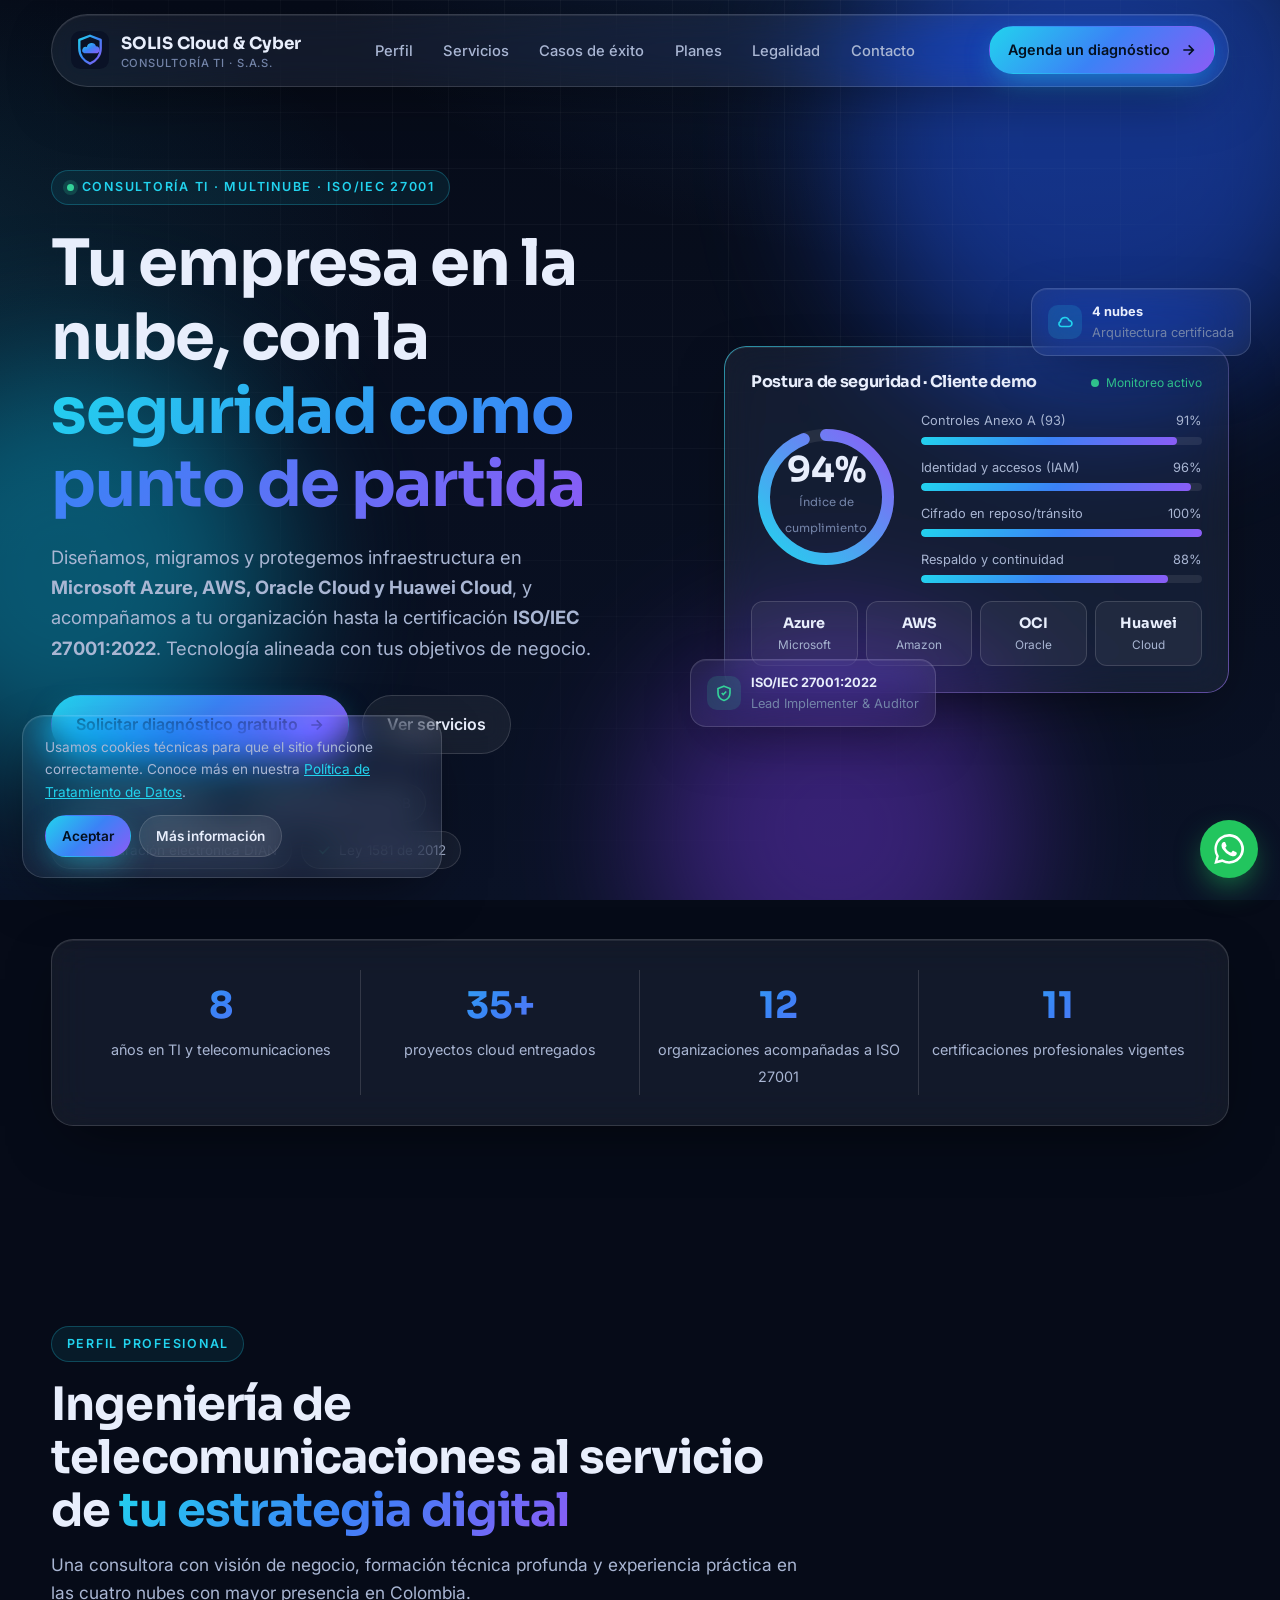
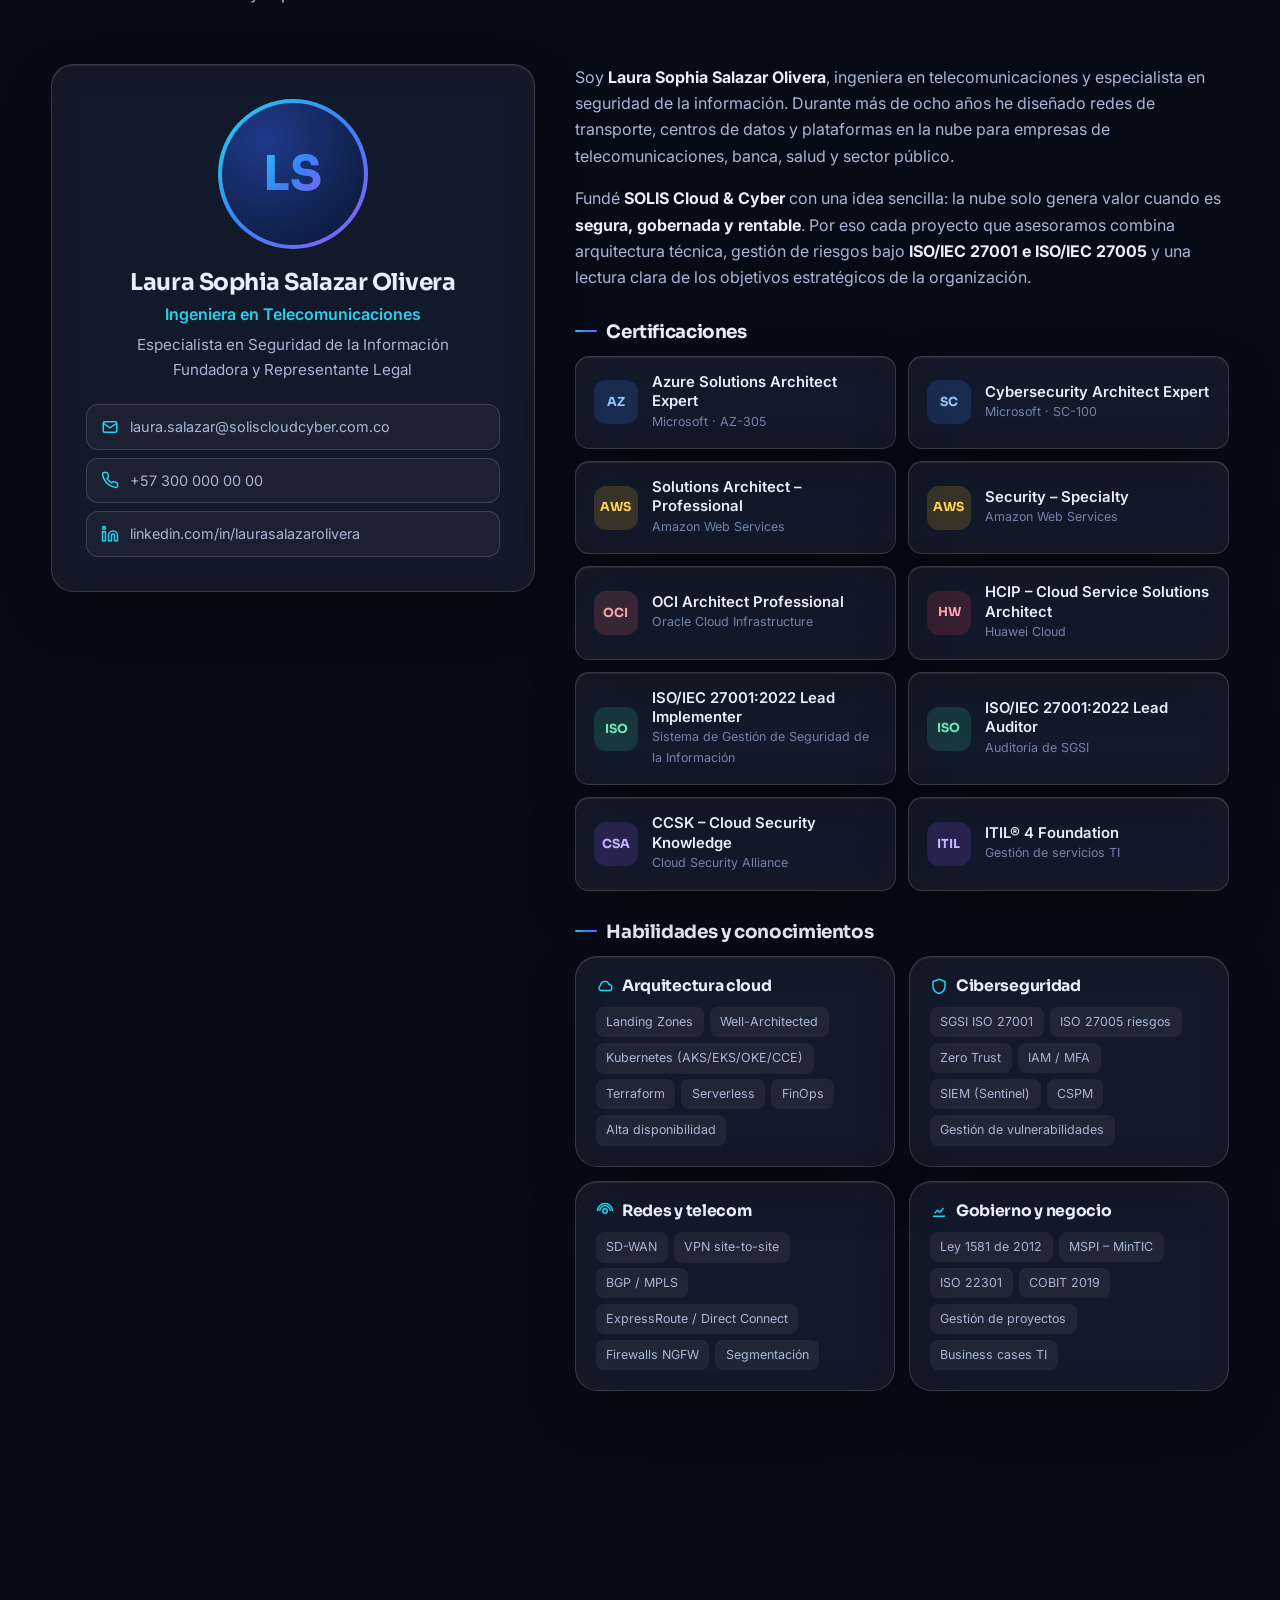
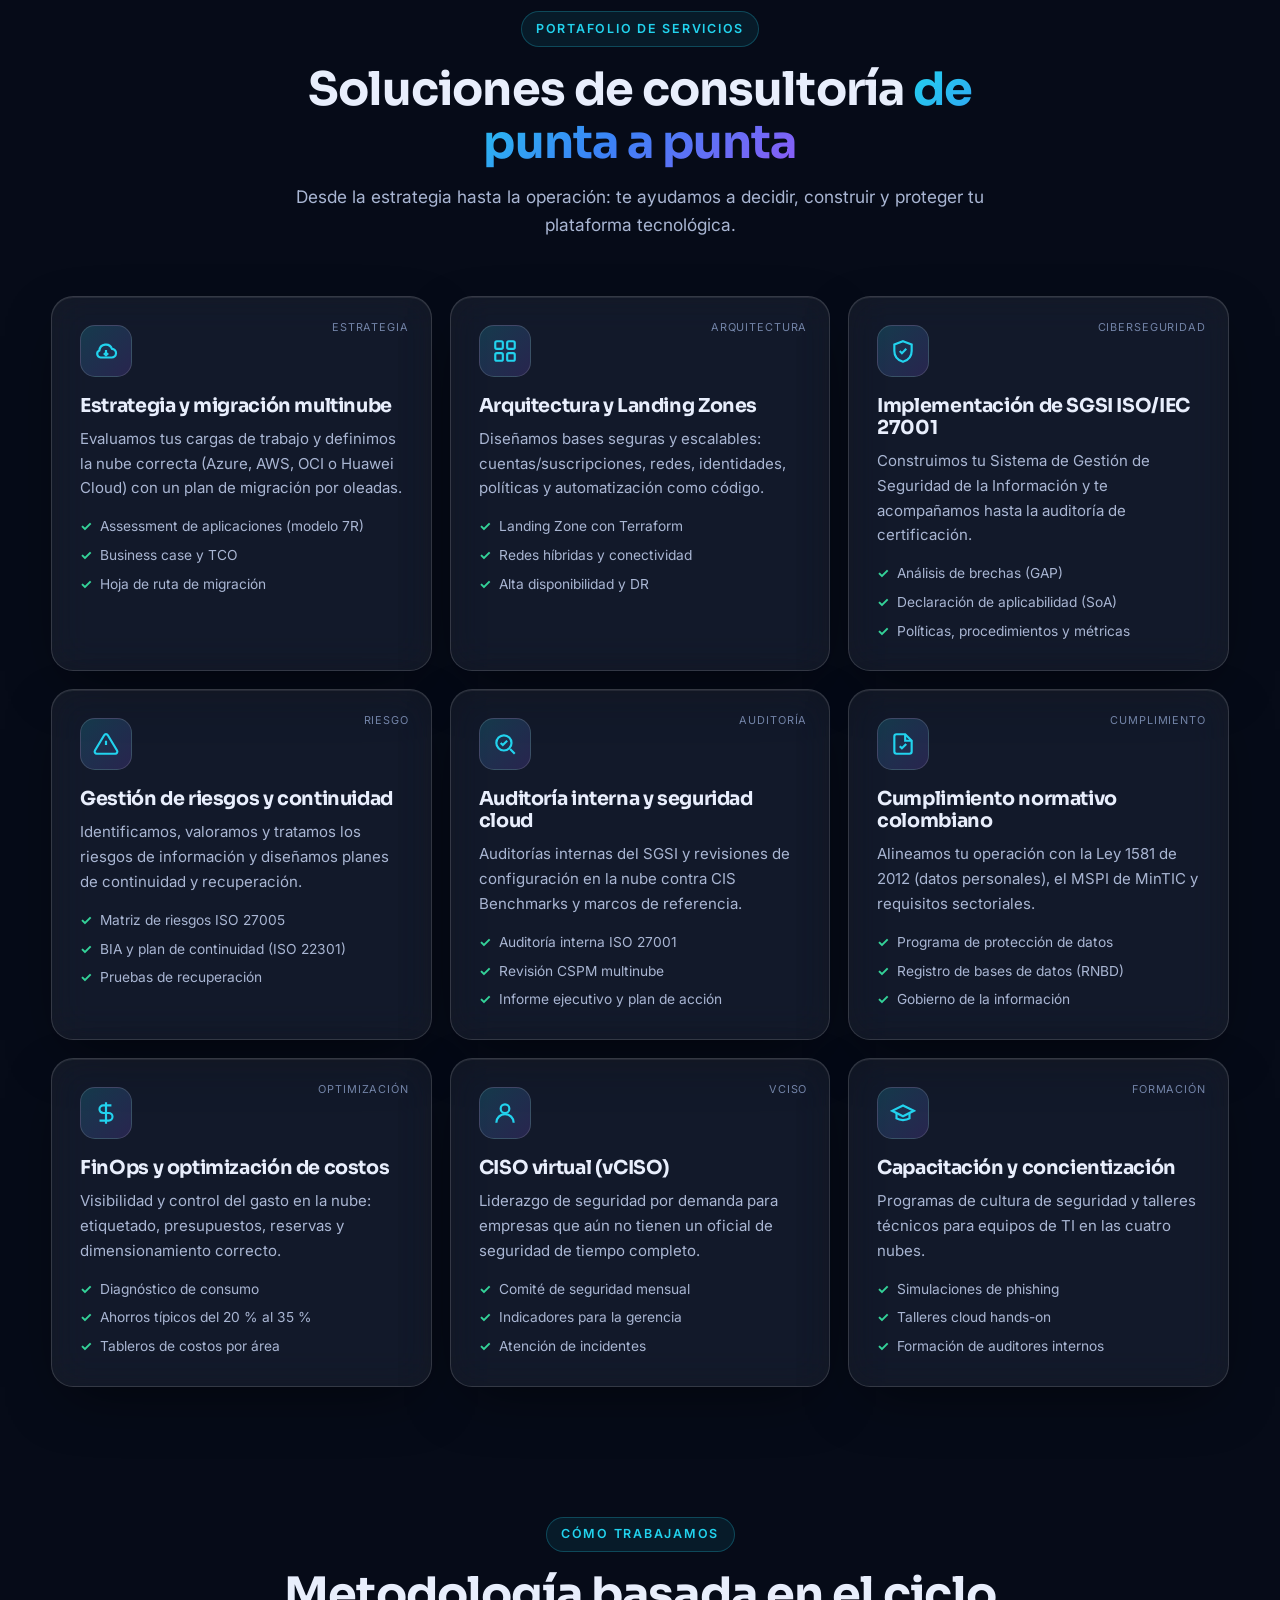
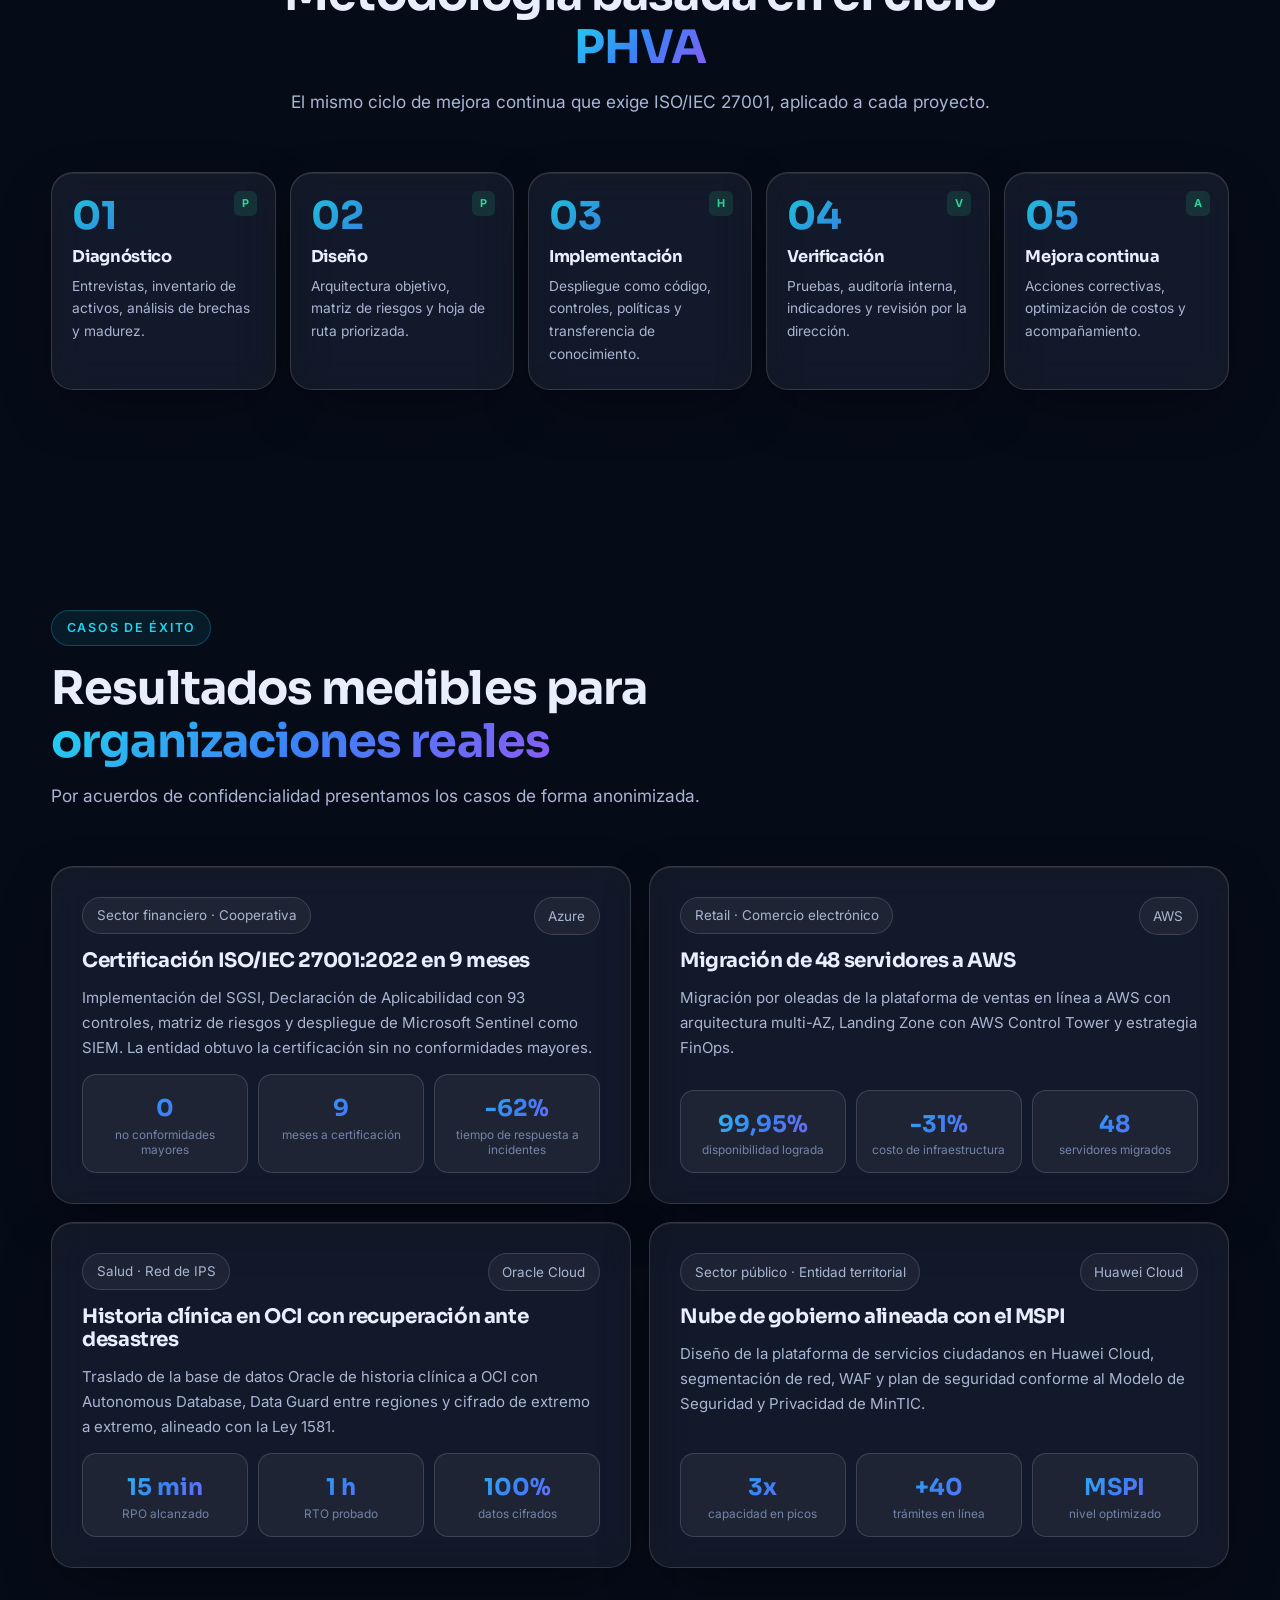
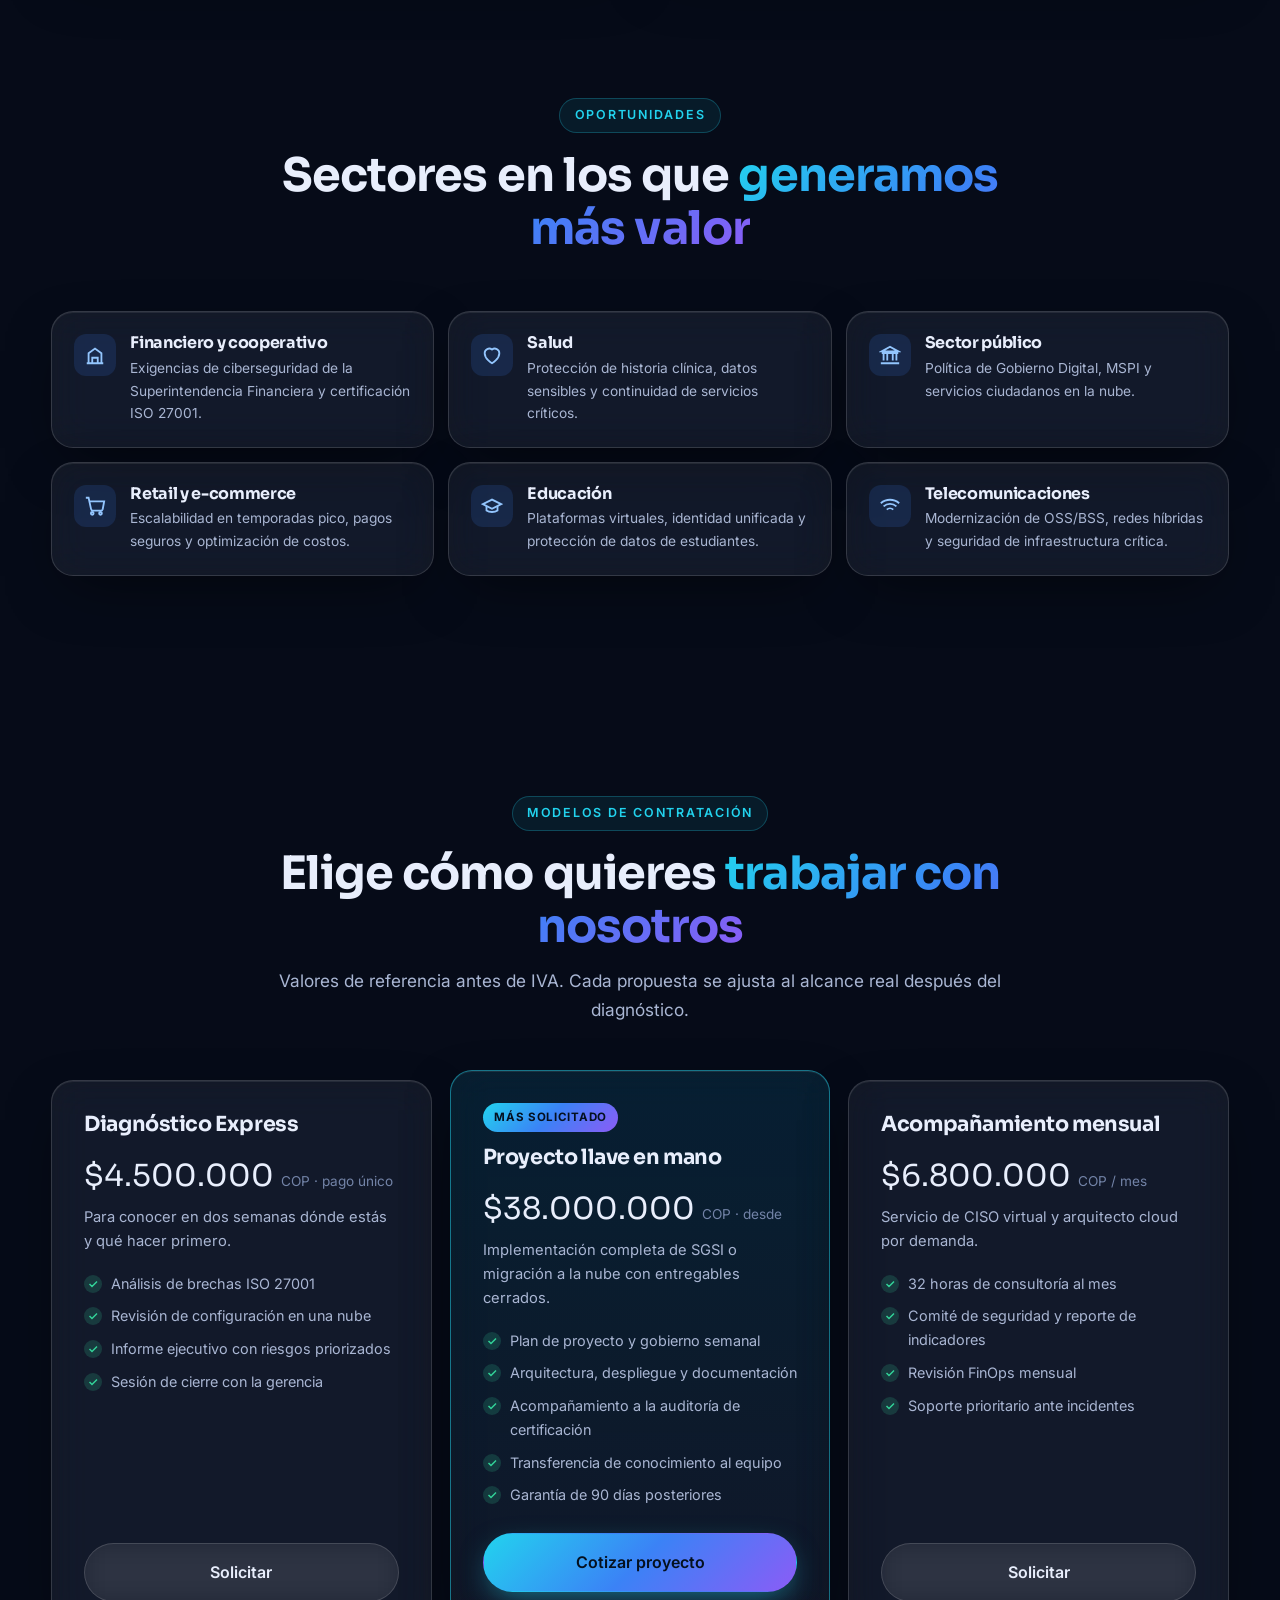
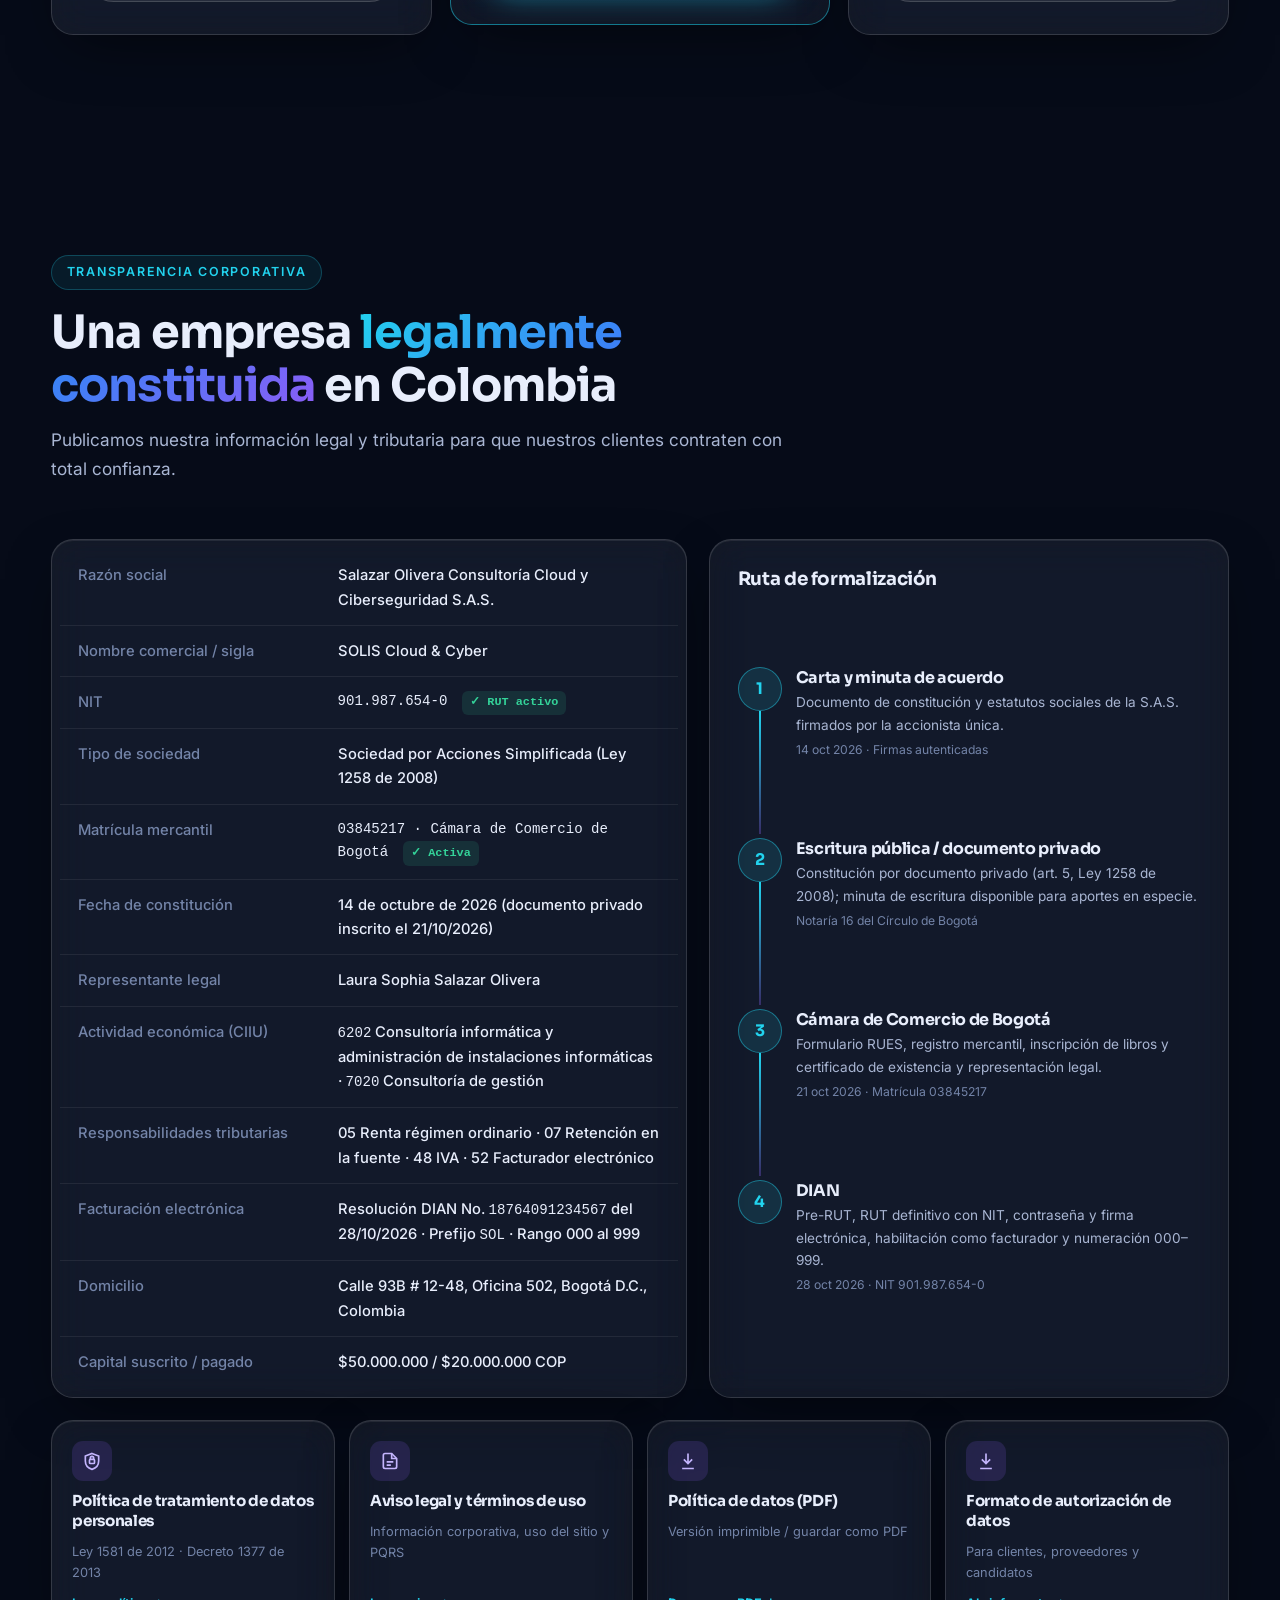
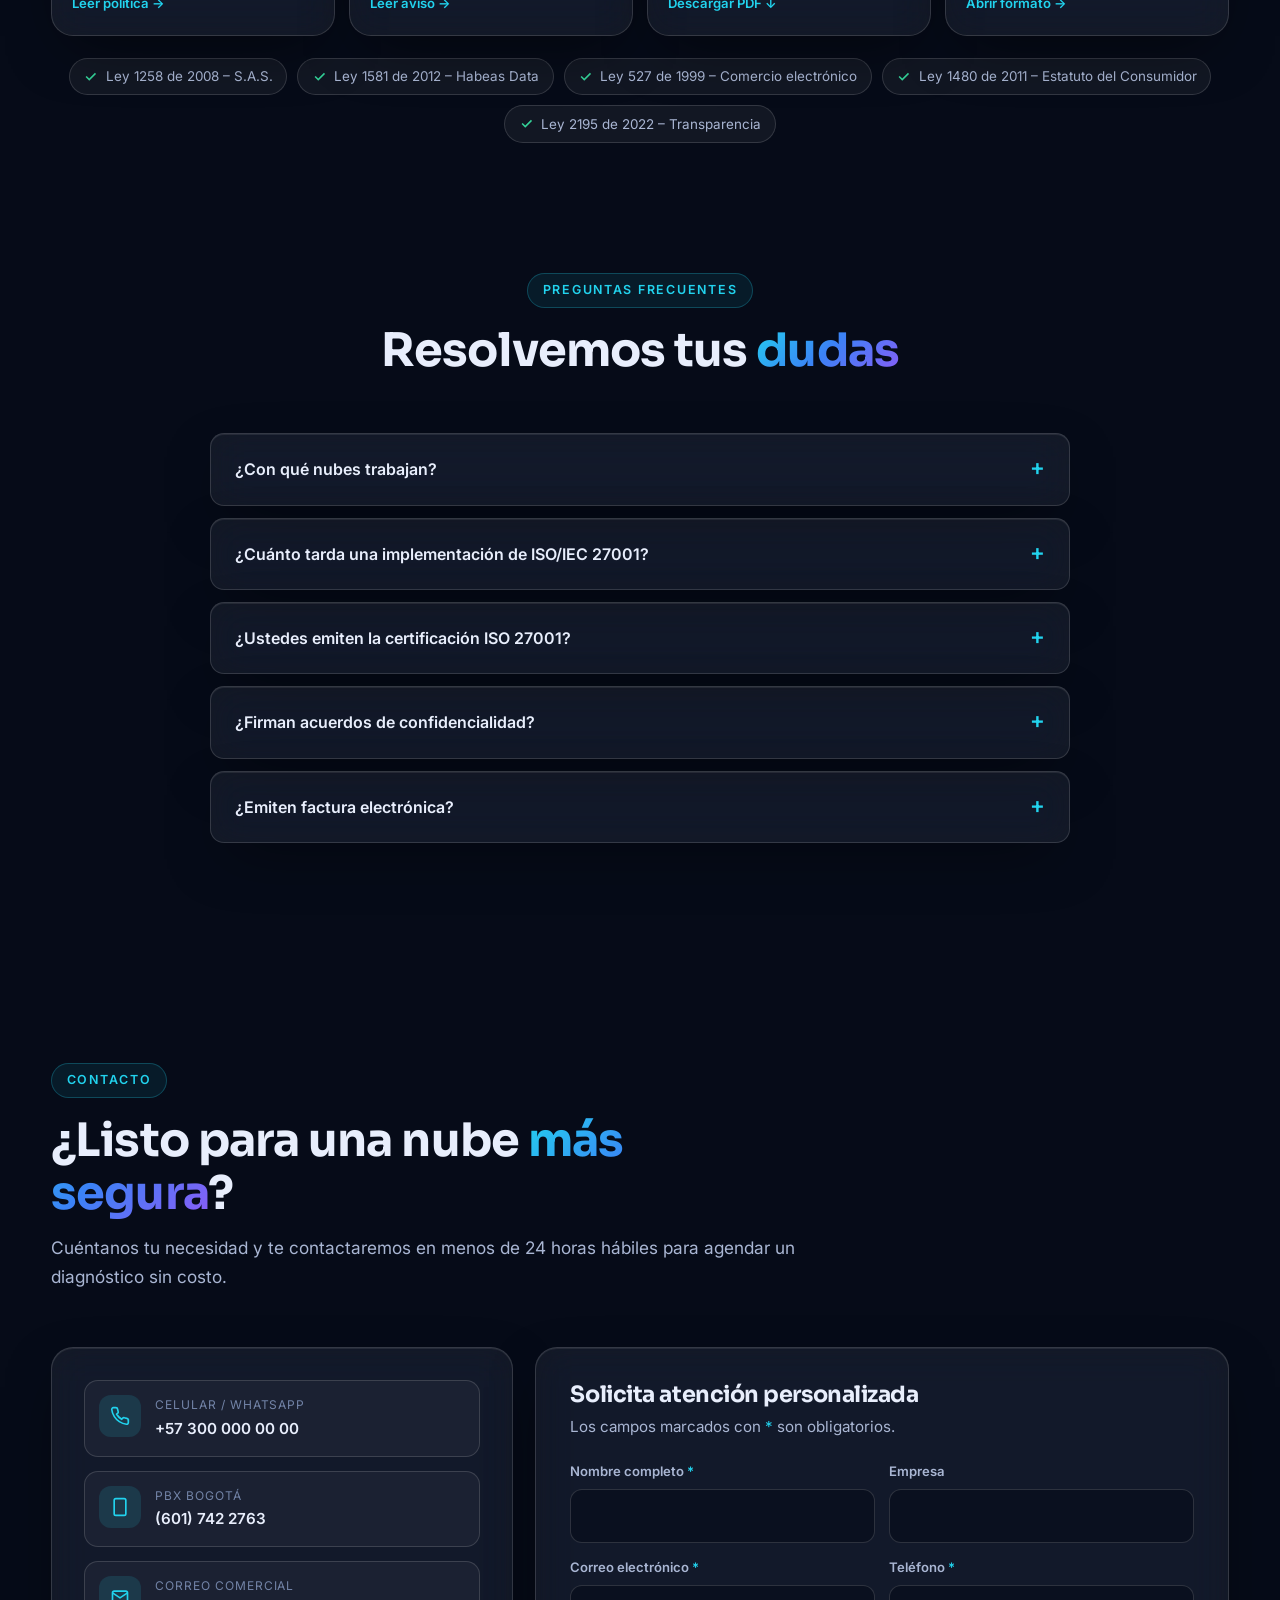
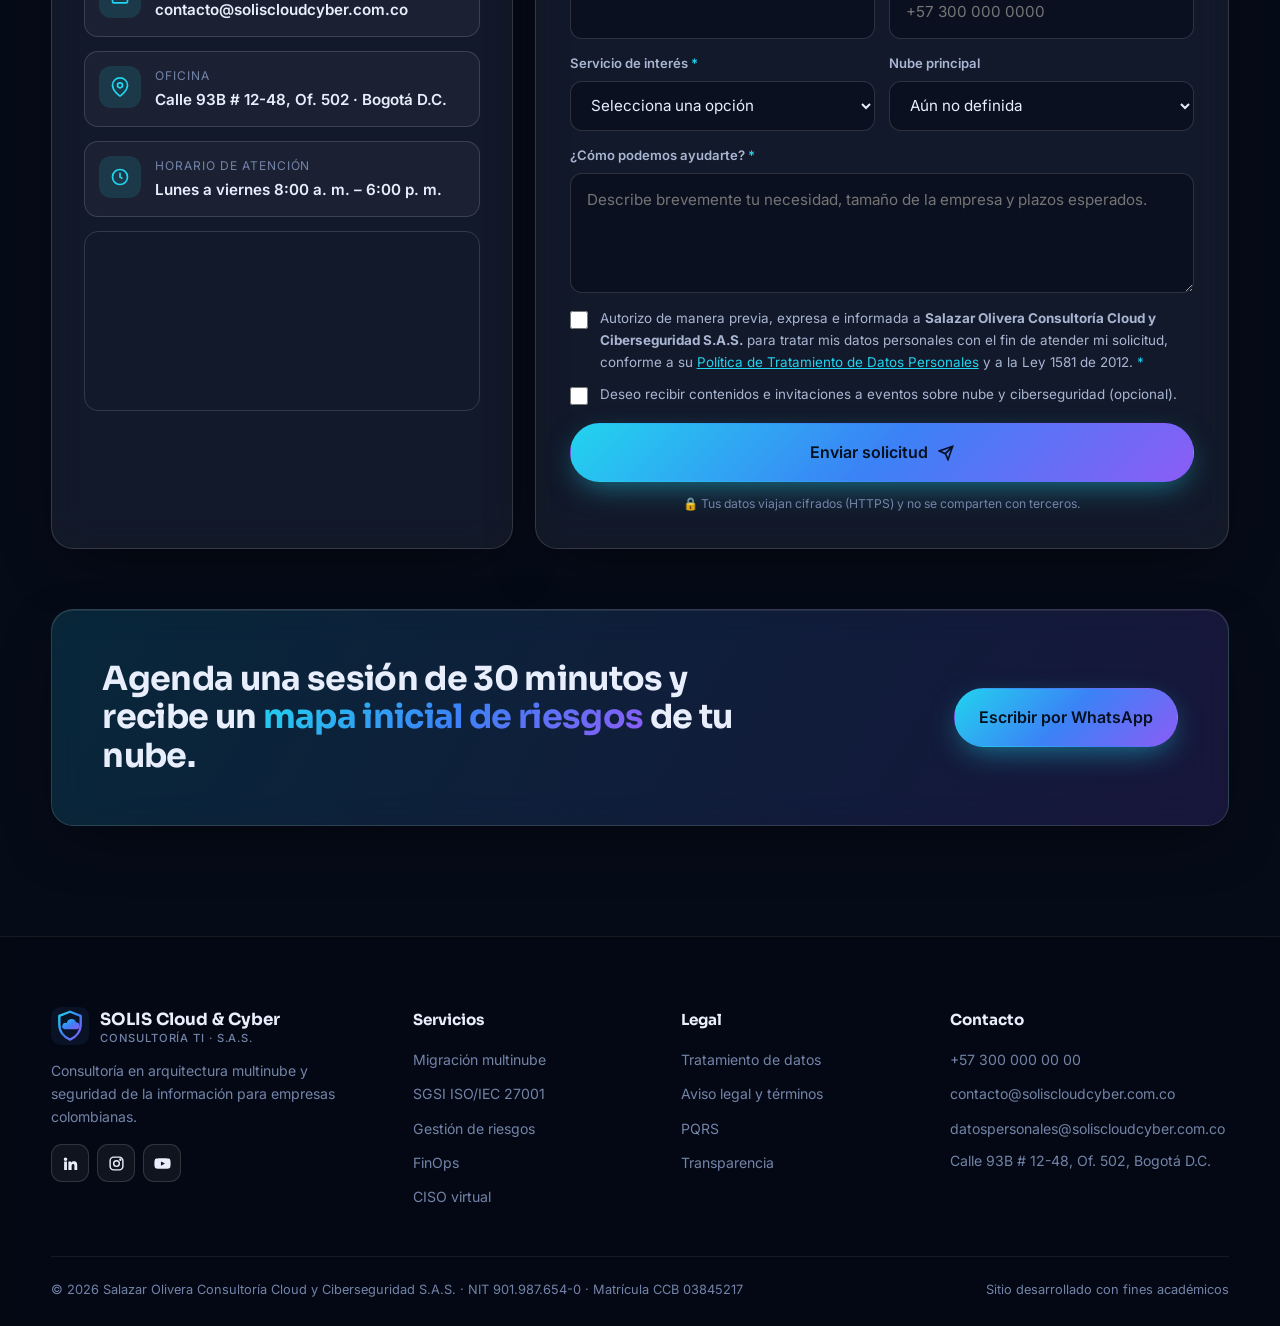
<file: index.html>
<!DOCTYPE html>
<html lang="es-CO">
<head>
<meta charset="UTF-8">
<meta name="viewport" content="width=device-width, initial-scale=1.0">
<title>SOLIS Cloud &amp; Cyber | Consultoría en Nube y Ciberseguridad ISO/IEC 27001 — Bogotá</title>
<meta name="description" content="Consultoría TI en Bogotá: arquitectura y migración multinube (Azure, AWS, Oracle Cloud y Huawei Cloud) e implementación de SGSI ISO/IEC 27001:2022. Ing. Laura Sophia Salazar Olivera.">
<meta name="keywords" content="consultoría TI, Azure, AWS, Oracle Cloud, Huawei Cloud, ISO 27001, ciberseguridad, Bogotá, SGSI, migración a la nube">
<meta name="author" content="Salazar Olivera Consultoría Cloud y Ciberseguridad S.A.S.">
<meta property="og:title" content="SOLIS Cloud & Cyber — Consultoría en Nube y Ciberseguridad">
<meta property="og:description" content="Arquitectura multinube segura y cumplimiento ISO/IEC 27001 para empresas colombianas.">
<meta property="og:type" content="website">
<meta name="theme-color" content="#060b18">
<link rel="icon" href="favicon.svg" type="image/svg+xml">
<link rel="preconnect" href="https://fonts.googleapis.com">
<link rel="preconnect" href="https://fonts.gstatic.com" crossorigin>
<link href="https://fonts.googleapis.com/css2?family=Inter:wght@400;500;600;700&family=Sora:wght@500;600;700;800&display=swap" rel="stylesheet">
<link rel="stylesheet" href="styles.css">
<script type="application/ld+json">
{
  "@context":"https://schema.org",
  "@type":"ProfessionalService",
  "name":"SOLIS Cloud & Cyber Consulting",
  "legalName":"Salazar Olivera Consultoría Cloud y Ciberseguridad S.A.S.",
  "taxID":"901.987.654-0",
  "founder":{"@type":"Person","name":"Laura Sophia Salazar Olivera","jobTitle":"Ingeniera en Telecomunicaciones, Especialista en Seguridad de la Información"},
  "address":{"@type":"PostalAddress","streetAddress":"Calle 93B # 12-48, Oficina 502","addressLocality":"Bogotá D.C.","addressCountry":"CO"},
  "telephone":"+57 300 000 00 00",
  "email":"contacto@soliscloudcyber.com.co",
  "areaServed":"CO"
}
</script>
</head>
<body>
<div class="bg-orbs"><div class="orb o1"></div><div class="orb o2"></div><div class="orb o3"></div></div>
<div class="grid-overlay"></div>

<!-- ================= HEADER ================= -->
<header class="header">
  <div class="container">
    <nav class="nav glass" aria-label="Navegación principal">
      <a href="#inicio" class="brand" aria-label="SOLIS Cloud & Cyber, inicio">
        <img src="favicon.svg" alt="" class="brand-mark">
        <div><span class="name">SOLIS Cloud &amp; Cyber</span><small>Consultoría TI · S.A.S.</small></div>
      </a>
      <ul class="nav-links" id="navLinks">
        <li><a href="#perfil">Perfil</a></li>
        <li><a href="#servicios">Servicios</a></li>
        <li><a href="#casos">Casos de éxito</a></li>
        <li><a href="#planes">Planes</a></li>
        <li><a href="#legal">Legalidad</a></li>
        <li><a href="#contacto">Contacto</a></li>
      </ul>
      <a href="#contacto" class="btn btn-primary">Agenda un diagnóstico
        <svg width="16" height="16" viewBox="0 0 24 24" fill="none" stroke="currentColor" stroke-width="2.4"><path d="M5 12h14M13 5l7 7-7 7"/></svg></a>
      <button class="menu-btn" id="menuBtn" aria-label="Abrir menú"><span></span><span></span><span></span></button>
    </nav>
  </div>
</header>

<main>
<!-- ================= HERO ================= -->
<section class="hero" id="inicio">
  <div class="container hero-grid">
    <div class="reveal">
      <span class="eyebrow"><span class="dot"></span>Consultoría TI · Multinube · ISO/IEC 27001</span>
      <h1>Tu empresa en la nube, con la <span class="grad-text">seguridad como punto de partida</span></h1>
      <p class="lead">Diseñamos, migramos y protegemos infraestructura en <strong>Microsoft Azure, AWS, Oracle Cloud y Huawei Cloud</strong>, y acompañamos a tu organización hasta la certificación <strong>ISO/IEC 27001:2022</strong>. Tecnología alineada con tus objetivos de negocio.</p>
      <div class="hero-ctas">
        <a href="#contacto" class="btn btn-primary">Solicitar diagnóstico gratuito
          <svg width="16" height="16" viewBox="0 0 24 24" fill="none" stroke="currentColor" stroke-width="2.4"><path d="M5 12h14M13 5l7 7-7 7"/></svg></a>
        <a href="#servicios" class="btn btn-ghost">Ver servicios</a>
      </div>
      <div class="trust">
        <span class="chip"><svg viewBox="0 0 24 24" fill="none" stroke="currentColor" stroke-width="2.4"><path d="M5 12l5 5L20 7"/></svg>NIT 901.987.654-0</span>
        <span class="chip"><svg viewBox="0 0 24 24" fill="none" stroke="currentColor" stroke-width="2.4"><path d="M5 12l5 5L20 7"/></svg>Matriculada en la CCB</span>
        <span class="chip"><svg viewBox="0 0 24 24" fill="none" stroke="currentColor" stroke-width="2.4"><path d="M5 12l5 5L20 7"/></svg>Facturación electrónica DIAN</span>
        <span class="chip"><svg viewBox="0 0 24 24" fill="none" stroke="currentColor" stroke-width="2.4"><path d="M5 12l5 5L20 7"/></svg>Ley 1581 de 2012</span>
      </div>
    </div>

    <div class="reveal" style="position:relative">
      <div class="hero-card glass">
        <div class="hc-top"><h4>Postura de seguridad · Cliente demo</h4><span class="status">Monitoreo activo</span></div>
        <div class="gauge-wrap">
          <div class="gauge">
            <svg viewBox="0 0 150 150" width="150" height="150">
              <defs><linearGradient id="gg" x1="0" y1="0" x2="1" y2="1"><stop offset="0" stop-color="#22d3ee"/><stop offset="1" stop-color="#8b5cf6"/></linearGradient></defs>
              <circle cx="75" cy="75" r="62" fill="none" stroke="rgba(255,255,255,.08)" stroke-width="12"/>
              <circle id="gaugeArc" cx="75" cy="75" r="62" fill="none" stroke="url(#gg)" stroke-width="12" stroke-linecap="round" stroke-dasharray="389.6" stroke-dashoffset="389.6" style="transition:stroke-dashoffset 1.8s cubic-bezier(.2,.8,.2,1)"/>
            </svg>
            <div class="val"><div><b id="gaugeNum">0</b><small>Índice de<br>cumplimiento</small></div></div>
          </div>
          <div class="bars">
            <div class="bar"><label><span>Controles Anexo A (93)</span><span>91%</span></label><div class="track"><div class="fill" data-w="91"></div></div></div>
            <div class="bar"><label><span>Identidad y accesos (IAM)</span><span>96%</span></label><div class="track"><div class="fill" data-w="96"></div></div></div>
            <div class="bar"><label><span>Cifrado en reposo/tránsito</span><span>100%</span></label><div class="track"><div class="fill" data-w="100"></div></div></div>
            <div class="bar"><label><span>Respaldo y continuidad</span><span>88%</span></label><div class="track"><div class="fill" data-w="88"></div></div></div>
          </div>
        </div>
        <div class="clouds">
          <div class="cloud-pill"><b>Azure</b>Microsoft</div>
          <div class="cloud-pill"><b>AWS</b>Amazon</div>
          <div class="cloud-pill"><b>OCI</b>Oracle</div>
          <div class="cloud-pill"><b>Huawei</b>Cloud</div>
        </div>
      </div>
      <div class="float-badge fb1 glass"><div class="ic"><svg width="18" height="18" viewBox="0 0 24 24" fill="none" stroke="currentColor" stroke-width="2.2"><path d="M12 3l8 3v6c0 5-3.4 8.6-8 10-4.6-1.4-8-5-8-10V6z"/><path d="M9 12l2 2 4-4"/></svg></div><div><b>ISO/IEC 27001:2022</b><br><span style="color:var(--ink-mute)">Lead Implementer &amp; Auditor</span></div></div>
      <div class="float-badge fb2 glass"><div class="ic"><svg width="18" height="18" viewBox="0 0 24 24" fill="none" stroke="currentColor" stroke-width="2.2"><path d="M7 18h10a4 4 0 0 0 .5-8 6 6 0 0 0-11.6 1.5A3.4 3.4 0 0 0 7 18z"/></svg></div><div><b>4 nubes</b><br><span style="color:var(--ink-mute)">Arquitectura certificada</span></div></div>
    </div>
  </div>

  <div class="container" style="margin-top:70px">
    <div class="stats glass reveal">
      <div class="stat"><b class="grad-text" data-count="8">0</b><span>años en TI y telecomunicaciones</span></div>
      <div class="stat"><b class="grad-text" data-count="35" data-suffix="+">0</b><span>proyectos cloud entregados</span></div>
      <div class="stat"><b class="grad-text" data-count="12">0</b><span>organizaciones acompañadas a ISO 27001</span></div>
      <div class="stat"><b class="grad-text" data-count="11">0</b><span>certificaciones profesionales vigentes</span></div>
    </div>
  </div>
</section>

<!-- ================= PERFIL ================= -->
<section id="perfil">
  <div class="container">
    <div class="section-head reveal">
      <span class="eyebrow">Perfil profesional</span>
      <h2>Ingeniería de telecomunicaciones al servicio de <span class="grad-text">tu estrategia digital</span></h2>
      <p class="lead">Una consultora con visión de negocio, formación técnica profunda y experiencia práctica en las cuatro nubes con mayor presencia en Colombia.</p>
    </div>
    <div class="profile-grid">
      <aside class="profile-card glass reveal">
        <div class="avatar"><div class="avatar-in"><span class="grad-text">LS</span></div></div>
        <h3>Laura Sophia Salazar Olivera</h3>
        <p class="role">Ingeniera en Telecomunicaciones</p>
        <p class="spec">Especialista en Seguridad de la Información<br>Fundadora y Representante Legal</p>
        <div class="contact-mini">
          <a href="mailto:laura.salazar@soliscloudcyber.com.co"><svg viewBox="0 0 24 24" fill="none" stroke="currentColor" stroke-width="2"><rect x="3" y="5" width="18" height="14" rx="2"/><path d="M3 7l9 6 9-6"/></svg>laura.salazar@soliscloudcyber.com.co</a>
          <a href="tel:+573000000000"><svg viewBox="0 0 24 24" fill="none" stroke="currentColor" stroke-width="2"><path d="M22 16.9v3a2 2 0 0 1-2.2 2 19.8 19.8 0 0 1-8.6-3.1 19.5 19.5 0 0 1-6-6A19.8 19.8 0 0 1 2.1 4.2 2 2 0 0 1 4.1 2h3a2 2 0 0 1 2 1.7c.1 1 .4 1.9.7 2.8a2 2 0 0 1-.5 2.1L8 9.9a16 16 0 0 0 6 6l1.3-1.3a2 2 0 0 1 2.1-.4c.9.3 1.8.6 2.8.7a2 2 0 0 1 1.7 2z"/></svg>+57 300 000 00 00</a>
          <a href="#contacto"><svg viewBox="0 0 24 24" fill="none" stroke="currentColor" stroke-width="2"><path d="M16 8a6 6 0 0 1 6 6v7h-4v-7a2 2 0 0 0-4 0v7h-4v-7a6 6 0 0 1 6-6zM2 9h4v12H2zM4 2a2 2 0 1 1 0 4 2 2 0 0 1 0-4z"/></svg>linkedin.com/in/laurasalazarolivera</a>
        </div>
      </aside>

      <div class="bio reveal">
        <p>Soy <strong>Laura Sophia Salazar Olivera</strong>, ingeniera en telecomunicaciones y especialista en seguridad de la información. Durante más de ocho años he diseñado redes de transporte, centros de datos y plataformas en la nube para empresas de telecomunicaciones, banca, salud y sector público.</p>
        <p>Fundé <strong>SOLIS Cloud &amp; Cyber</strong> con una idea sencilla: la nube solo genera valor cuando es <strong>segura, gobernada y rentable</strong>. Por eso cada proyecto que asesoramos combina arquitectura técnica, gestión de riesgos bajo <strong>ISO/IEC 27001 e ISO/IEC 27005</strong> y una lectura clara de los objetivos estratégicos de la organización.</p>

        <h3 class="subhead">Certificaciones</h3>
        <div class="cert-grid">
          <div class="cert glass"><div class="logo l-az">AZ</div><div><div class="t">Azure Solutions Architect Expert</div><div class="s">Microsoft · AZ-305</div></div></div>
          <div class="cert glass"><div class="logo l-az">SC</div><div><div class="t">Cybersecurity Architect Expert</div><div class="s">Microsoft · SC-100</div></div></div>
          <div class="cert glass"><div class="logo l-aws">AWS</div><div><div class="t">Solutions Architect – Professional</div><div class="s">Amazon Web Services</div></div></div>
          <div class="cert glass"><div class="logo l-aws">AWS</div><div><div class="t">Security – Specialty</div><div class="s">Amazon Web Services</div></div></div>
          <div class="cert glass"><div class="logo l-oci">OCI</div><div><div class="t">OCI Architect Professional</div><div class="s">Oracle Cloud Infrastructure</div></div></div>
          <div class="cert glass"><div class="logo l-hw">HW</div><div><div class="t">HCIP – Cloud Service Solutions Architect</div><div class="s">Huawei Cloud</div></div></div>
          <div class="cert glass"><div class="logo l-iso">ISO</div><div><div class="t">ISO/IEC 27001:2022 Lead Implementer</div><div class="s">Sistema de Gestión de Seguridad de la Información</div></div></div>
          <div class="cert glass"><div class="logo l-iso">ISO</div><div><div class="t">ISO/IEC 27001:2022 Lead Auditor</div><div class="s">Auditoría de SGSI</div></div></div>
          <div class="cert glass"><div class="logo l-gen">CSA</div><div><div class="t">CCSK – Cloud Security Knowledge</div><div class="s">Cloud Security Alliance</div></div></div>
          <div class="cert glass"><div class="logo l-gen">ITIL</div><div><div class="t">ITIL® 4 Foundation</div><div class="s">Gestión de servicios TI</div></div></div>
        </div>

        <h3 class="subhead">Habilidades y conocimientos</h3>
        <div class="skills">
          <div class="skill-group glass"><h4><svg viewBox="0 0 24 24" fill="none" stroke="currentColor" stroke-width="2"><path d="M7 18h10a4 4 0 0 0 .5-8 6 6 0 0 0-11.6 1.5A3.4 3.4 0 0 0 7 18z"/></svg>Arquitectura cloud</h4>
            <div class="tags"><span>Landing Zones</span><span>Well-Architected</span><span>Kubernetes (AKS/EKS/OKE/CCE)</span><span>Terraform</span><span>Serverless</span><span>FinOps</span><span>Alta disponibilidad</span></div></div>
          <div class="skill-group glass"><h4><svg viewBox="0 0 24 24" fill="none" stroke="currentColor" stroke-width="2"><path d="M12 3l8 3v6c0 5-3.4 8.6-8 10-4.6-1.4-8-5-8-10V6z"/></svg>Ciberseguridad</h4>
            <div class="tags"><span>SGSI ISO 27001</span><span>ISO 27005 riesgos</span><span>Zero Trust</span><span>IAM / MFA</span><span>SIEM (Sentinel)</span><span>CSPM</span><span>Gestión de vulnerabilidades</span></div></div>
          <div class="skill-group glass"><h4><svg viewBox="0 0 24 24" fill="none" stroke="currentColor" stroke-width="2"><circle cx="12" cy="12" r="3"/><path d="M5 12a7 7 0 0 1 14 0M2 12a10 10 0 0 1 20 0"/></svg>Redes y telecom</h4>
            <div class="tags"><span>SD-WAN</span><span>VPN site-to-site</span><span>BGP / MPLS</span><span>ExpressRoute / Direct Connect</span><span>Firewalls NGFW</span><span>Segmentación</span></div></div>
          <div class="skill-group glass"><h4><svg viewBox="0 0 24 24" fill="none" stroke="currentColor" stroke-width="2"><path d="M4 19h16M6 15l4-4 3 3 5-6"/></svg>Gobierno y negocio</h4>
            <div class="tags"><span>Ley 1581 de 2012</span><span>MSPI – MinTIC</span><span>ISO 22301</span><span>COBIT 2019</span><span>Gestión de proyectos</span><span>Business cases TI</span></div></div>
        </div>
      </div>
    </div>
  </div>
</section>

<!-- ================= SERVICIOS ================= -->
<section id="servicios">
  <div class="container">
    <div class="section-head center reveal">
      <span class="eyebrow">Portafolio de servicios</span>
      <h2>Soluciones de consultoría <span class="grad-text">de punta a punta</span></h2>
      <p class="lead">Desde la estrategia hasta la operación: te ayudamos a decidir, construir y proteger tu plataforma tecnológica.</p>
    </div>
    <div class="services">
      <article class="service glass reveal">
        <span class="tagline">Estrategia</span>
        <div class="icon"><svg viewBox="0 0 24 24" fill="none" stroke="currentColor" stroke-width="2"><path d="M7 18h10a4 4 0 0 0 .5-8 6 6 0 0 0-11.6 1.5A3.4 3.4 0 0 0 7 18z"/><path d="M12 11v5M10 14l2 2 2-2"/></svg></div>
        <h3>Estrategia y migración multinube</h3>
        <p>Evaluamos tus cargas de trabajo y definimos la nube correcta (Azure, AWS, OCI o Huawei Cloud) con un plan de migración por oleadas.</p>
        <ul><li>Assessment de aplicaciones (modelo 7R)</li><li>Business case y TCO</li><li>Hoja de ruta de migración</li></ul>
      </article>
      <article class="service glass reveal">
        <span class="tagline">Arquitectura</span>
        <div class="icon"><svg viewBox="0 0 24 24" fill="none" stroke="currentColor" stroke-width="2"><rect x="3" y="3" width="7" height="7" rx="1.5"/><rect x="14" y="3" width="7" height="7" rx="1.5"/><rect x="3" y="14" width="7" height="7" rx="1.5"/><rect x="14" y="14" width="7" height="7" rx="1.5"/></svg></div>
        <h3>Arquitectura y Landing Zones</h3>
        <p>Diseñamos bases seguras y escalables: cuentas/suscripciones, redes, identidades, políticas y automatización como código.</p>
        <ul><li>Landing Zone con Terraform</li><li>Redes híbridas y conectividad</li><li>Alta disponibilidad y DR</li></ul>
      </article>
      <article class="service glass reveal">
        <span class="tagline">Ciberseguridad</span>
        <div class="icon"><svg viewBox="0 0 24 24" fill="none" stroke="currentColor" stroke-width="2"><path d="M12 3l8 3v6c0 5-3.4 8.6-8 10-4.6-1.4-8-5-8-10V6z"/><path d="M9 12l2 2 4-4"/></svg></div>
        <h3>Implementación de SGSI ISO/IEC 27001</h3>
        <p>Construimos tu Sistema de Gestión de Seguridad de la Información y te acompañamos hasta la auditoría de certificación.</p>
        <ul><li>Análisis de brechas (GAP)</li><li>Declaración de aplicabilidad (SoA)</li><li>Políticas, procedimientos y métricas</li></ul>
      </article>
      <article class="service glass reveal">
        <span class="tagline">Riesgo</span>
        <div class="icon"><svg viewBox="0 0 24 24" fill="none" stroke="currentColor" stroke-width="2"><path d="M12 9v4M12 17h.01"/><path d="M10.3 3.9 1.8 18a2 2 0 0 0 1.7 3h17a2 2 0 0 0 1.7-3L13.7 3.9a2 2 0 0 0-3.4 0z"/></svg></div>
        <h3>Gestión de riesgos y continuidad</h3>
        <p>Identificamos, valoramos y tratamos los riesgos de información y diseñamos planes de continuidad y recuperación.</p>
        <ul><li>Matriz de riesgos ISO 27005</li><li>BIA y plan de continuidad (ISO 22301)</li><li>Pruebas de recuperación</li></ul>
      </article>
      <article class="service glass reveal">
        <span class="tagline">Auditoría</span>
        <div class="icon"><svg viewBox="0 0 24 24" fill="none" stroke="currentColor" stroke-width="2"><circle cx="11" cy="11" r="7"/><path d="M21 21l-4.3-4.3M8 11l2 2 4-4"/></svg></div>
        <h3>Auditoría interna y seguridad cloud</h3>
        <p>Auditorías internas del SGSI y revisiones de configuración en la nube contra CIS Benchmarks y marcos de referencia.</p>
        <ul><li>Auditoría interna ISO 27001</li><li>Revisión CSPM multinube</li><li>Informe ejecutivo y plan de acción</li></ul>
      </article>
      <article class="service glass reveal">
        <span class="tagline">Cumplimiento</span>
        <div class="icon"><svg viewBox="0 0 24 24" fill="none" stroke="currentColor" stroke-width="2"><path d="M14 3H6a2 2 0 0 0-2 2v14a2 2 0 0 0 2 2h12a2 2 0 0 0 2-2V9z"/><path d="M14 3v6h6M9 14l2 2 4-4"/></svg></div>
        <h3>Cumplimiento normativo colombiano</h3>
        <p>Alineamos tu operación con la Ley 1581 de 2012 (datos personales), el MSPI de MinTIC y requisitos sectoriales.</p>
        <ul><li>Programa de protección de datos</li><li>Registro de bases de datos (RNBD)</li><li>Gobierno de la información</li></ul>
      </article>
      <article class="service glass reveal">
        <span class="tagline">Optimización</span>
        <div class="icon"><svg viewBox="0 0 24 24" fill="none" stroke="currentColor" stroke-width="2"><path d="M12 2v20M17 5H9.5a3.5 3.5 0 0 0 0 7h5a3.5 3.5 0 0 1 0 7H6"/></svg></div>
        <h3>FinOps y optimización de costos</h3>
        <p>Visibilidad y control del gasto en la nube: etiquetado, presupuestos, reservas y dimensionamiento correcto.</p>
        <ul><li>Diagnóstico de consumo</li><li>Ahorros típicos del 20 % al 35 %</li><li>Tableros de costos por área</li></ul>
      </article>
      <article class="service glass reveal">
        <span class="tagline">vCISO</span>
        <div class="icon"><svg viewBox="0 0 24 24" fill="none" stroke="currentColor" stroke-width="2"><circle cx="12" cy="8" r="4"/><path d="M4 21a8 8 0 0 1 16 0"/></svg></div>
        <h3>CISO virtual (vCISO)</h3>
        <p>Liderazgo de seguridad por demanda para empresas que aún no tienen un oficial de seguridad de tiempo completo.</p>
        <ul><li>Comité de seguridad mensual</li><li>Indicadores para la gerencia</li><li>Atención de incidentes</li></ul>
      </article>
      <article class="service glass reveal">
        <span class="tagline">Formación</span>
        <div class="icon"><svg viewBox="0 0 24 24" fill="none" stroke="currentColor" stroke-width="2"><path d="M22 10 12 5 2 10l10 5 10-5z"/><path d="M6 12v5c3 2 9 2 12 0v-5"/></svg></div>
        <h3>Capacitación y concientización</h3>
        <p>Programas de cultura de seguridad y talleres técnicos para equipos de TI en las cuatro nubes.</p>
        <ul><li>Simulaciones de phishing</li><li>Talleres cloud hands-on</li><li>Formación de auditores internos</li></ul>
      </article>
    </div>
  </div>
</section>

<!-- ================= METODOLOGIA ================= -->
<section id="metodologia" style="padding-top:20px">
  <div class="container">
    <div class="section-head center reveal">
      <span class="eyebrow">Cómo trabajamos</span>
      <h2>Metodología basada en el ciclo <span class="grad-text">PHVA</span></h2>
      <p class="lead">El mismo ciclo de mejora continua que exige ISO/IEC 27001, aplicado a cada proyecto.</p>
    </div>
    <div class="steps">
      <div class="step glass reveal"><span class="phva">P</span><div class="n grad-text">01</div><h4>Diagnóstico</h4><p>Entrevistas, inventario de activos, análisis de brechas y madurez.</p></div>
      <div class="step glass reveal"><span class="phva">P</span><div class="n grad-text">02</div><h4>Diseño</h4><p>Arquitectura objetivo, matriz de riesgos y hoja de ruta priorizada.</p></div>
      <div class="step glass reveal"><span class="phva">H</span><div class="n grad-text">03</div><h4>Implementación</h4><p>Despliegue como código, controles, políticas y transferencia de conocimiento.</p></div>
      <div class="step glass reveal"><span class="phva">V</span><div class="n grad-text">04</div><h4>Verificación</h4><p>Pruebas, auditoría interna, indicadores y revisión por la dirección.</p></div>
      <div class="step glass reveal"><span class="phva">A</span><div class="n grad-text">05</div><h4>Mejora continua</h4><p>Acciones correctivas, optimización de costos y acompañamiento.</p></div>
    </div>
  </div>
</section>

<!-- ================= CASOS ================= -->
<section id="casos">
  <div class="container">
    <div class="section-head reveal">
      <span class="eyebrow">Casos de éxito</span>
      <h2>Resultados medibles para <span class="grad-text">organizaciones reales</span></h2>
      <p class="lead">Por acuerdos de confidencialidad presentamos los casos de forma anonimizada.</p>
    </div>
    <div class="cases">
      <article class="case glass reveal">
        <div class="sector"><span class="chip">Sector financiero · Cooperativa</span><span class="chip">Azure</span></div>
        <h3>Certificación ISO/IEC 27001:2022 en 9 meses</h3>
        <p>Implementación del SGSI, Declaración de Aplicabilidad con 93 controles, matriz de riesgos y despliegue de Microsoft Sentinel como SIEM. La entidad obtuvo la certificación sin no conformidades mayores.</p>
        <div class="metrics"><div class="metric"><b class="grad-text">0</b><span>no conformidades mayores</span></div><div class="metric"><b class="grad-text">9</b><span>meses a certificación</span></div><div class="metric"><b class="grad-text">-62%</b><span>tiempo de respuesta a incidentes</span></div></div>
      </article>
      <article class="case glass reveal">
        <div class="sector"><span class="chip">Retail · Comercio electrónico</span><span class="chip">AWS</span></div>
        <h3>Migración de 48 servidores a AWS</h3>
        <p>Migración por oleadas de la plataforma de ventas en línea a AWS con arquitectura multi-AZ, Landing Zone con AWS Control Tower y estrategia FinOps.</p>
        <div class="metrics"><div class="metric"><b class="grad-text">99,95%</b><span>disponibilidad lograda</span></div><div class="metric"><b class="grad-text">-31%</b><span>costo de infraestructura</span></div><div class="metric"><b class="grad-text">48</b><span>servidores migrados</span></div></div>
      </article>
      <article class="case glass reveal">
        <div class="sector"><span class="chip">Salud · Red de IPS</span><span class="chip">Oracle Cloud</span></div>
        <h3>Historia clínica en OCI con recuperación ante desastres</h3>
        <p>Traslado de la base de datos Oracle de historia clínica a OCI con Autonomous Database, Data Guard entre regiones y cifrado de extremo a extremo, alineado con la Ley 1581.</p>
        <div class="metrics"><div class="metric"><b class="grad-text">15 min</b><span>RPO alcanzado</span></div><div class="metric"><b class="grad-text">1 h</b><span>RTO probado</span></div><div class="metric"><b class="grad-text">100%</b><span>datos cifrados</span></div></div>
      </article>
      <article class="case glass reveal">
        <div class="sector"><span class="chip">Sector público · Entidad territorial</span><span class="chip">Huawei Cloud</span></div>
        <h3>Nube de gobierno alineada con el MSPI</h3>
        <p>Diseño de la plataforma de servicios ciudadanos en Huawei Cloud, segmentación de red, WAF y plan de seguridad conforme al Modelo de Seguridad y Privacidad de MinTIC.</p>
        <div class="metrics"><div class="metric"><b class="grad-text">3x</b><span>capacidad en picos</span></div><div class="metric"><b class="grad-text">+40</b><span>trámites en línea</span></div><div class="metric"><b class="grad-text">MSPI</b><span>nivel optimizado</span></div></div>
      </article>
    </div>
  </div>
</section>

<!-- ================= SECTORES ================= -->
<section id="sectores" style="padding-top:20px">
  <div class="container">
    <div class="section-head center reveal">
      <span class="eyebrow">Oportunidades</span>
      <h2>Sectores en los que <span class="grad-text">generamos más valor</span></h2>
    </div>
    <div class="sectors">
      <div class="sector-card glass reveal"><div class="ic"><svg viewBox="0 0 24 24" fill="none" stroke="currentColor" stroke-width="2"><path d="M3 21h18M5 21V10l7-5 7 5v11M9 21v-6h6v6"/></svg></div><div><h4>Financiero y cooperativo</h4><p>Exigencias de ciberseguridad de la Superintendencia Financiera y certificación ISO 27001.</p></div></div>
      <div class="sector-card glass reveal"><div class="ic"><svg viewBox="0 0 24 24" fill="none" stroke="currentColor" stroke-width="2"><path d="M12 21s-8-4.5-8-11a5 5 0 0 1 8-4 5 5 0 0 1 8 4c0 6.5-8 11-8 11z"/></svg></div><div><h4>Salud</h4><p>Protección de historia clínica, datos sensibles y continuidad de servicios críticos.</p></div></div>
      <div class="sector-card glass reveal"><div class="ic"><svg viewBox="0 0 24 24" fill="none" stroke="currentColor" stroke-width="2"><path d="M3 10h18M5 10v8M9 10v8M15 10v8M19 10v8M2 21h20M12 3l9 5H3z"/></svg></div><div><h4>Sector público</h4><p>Política de Gobierno Digital, MSPI y servicios ciudadanos en la nube.</p></div></div>
      <div class="sector-card glass reveal"><div class="ic"><svg viewBox="0 0 24 24" fill="none" stroke="currentColor" stroke-width="2"><circle cx="9" cy="20" r="1.5"/><circle cx="18" cy="20" r="1.5"/><path d="M2 3h3l2.7 12.4a2 2 0 0 0 2 1.6h8.7a2 2 0 0 0 2-1.5L22 7H6"/></svg></div><div><h4>Retail y e-commerce</h4><p>Escalabilidad en temporadas pico, pagos seguros y optimización de costos.</p></div></div>
      <div class="sector-card glass reveal"><div class="ic"><svg viewBox="0 0 24 24" fill="none" stroke="currentColor" stroke-width="2"><path d="M22 10 12 5 2 10l10 5 10-5z"/><path d="M6 12v5c3 2 9 2 12 0v-5"/></svg></div><div><h4>Educación</h4><p>Plataformas virtuales, identidad unificada y protección de datos de estudiantes.</p></div></div>
      <div class="sector-card glass reveal"><div class="ic"><svg viewBox="0 0 24 24" fill="none" stroke="currentColor" stroke-width="2"><path d="M5 12.5a10 10 0 0 1 14 0M8.5 16a5 5 0 0 1 7 0M2 9a15 15 0 0 1 20 0M12 20h.01"/></svg></div><div><h4>Telecomunicaciones</h4><p>Modernización de OSS/BSS, redes híbridas y seguridad de infraestructura crítica.</p></div></div>
    </div>
  </div>
</section>

<!-- ================= PLANES ================= -->
<section id="planes">
  <div class="container">
    <div class="section-head center reveal">
      <span class="eyebrow">Modelos de contratación</span>
      <h2>Elige cómo quieres <span class="grad-text">trabajar con nosotros</span></h2>
      <p class="lead">Valores de referencia antes de IVA. Cada propuesta se ajusta al alcance real después del diagnóstico.</p>
    </div>
    <div class="plans">
      <div class="plan glass reveal">
        <h3>Diagnóstico Express</h3>
        <div class="price">$4.500.000 <small>COP · pago único</small></div>
        <p class="desc">Para conocer en dos semanas dónde estás y qué hacer primero.</p>
        <ul><li>Análisis de brechas ISO 27001</li><li>Revisión de configuración en una nube</li><li>Informe ejecutivo con riesgos priorizados</li><li>Sesión de cierre con la gerencia</li></ul>
        <a href="#contacto" class="btn btn-ghost" data-plan="Diagnóstico Express">Solicitar</a>
      </div>
      <div class="plan glass featured reveal">
        <span class="badge">Más solicitado</span>
        <h3>Proyecto llave en mano</h3>
        <div class="price">$38.000.000 <small>COP · desde</small></div>
        <p class="desc">Implementación completa de SGSI o migración a la nube con entregables cerrados.</p>
        <ul><li>Plan de proyecto y gobierno semanal</li><li>Arquitectura, despliegue y documentación</li><li>Acompañamiento a la auditoría de certificación</li><li>Transferencia de conocimiento al equipo</li><li>Garantía de 90 días posteriores</li></ul>
        <a href="#contacto" class="btn btn-primary" data-plan="Proyecto llave en mano">Cotizar proyecto</a>
      </div>
      <div class="plan glass reveal">
        <h3>Acompañamiento mensual</h3>
        <div class="price">$6.800.000 <small>COP / mes</small></div>
        <p class="desc">Servicio de CISO virtual y arquitecto cloud por demanda.</p>
        <ul><li>32 horas de consultoría al mes</li><li>Comité de seguridad y reporte de indicadores</li><li>Revisión FinOps mensual</li><li>Soporte prioritario ante incidentes</li></ul>
        <a href="#contacto" class="btn btn-ghost" data-plan="Acompañamiento mensual">Solicitar</a>
      </div>
    </div>
  </div>
</section>

<!-- ================= LEGALIDAD / TRANSPARENCIA ================= -->
<section id="legal">
  <div class="container">
    <div class="section-head reveal">
      <span class="eyebrow">Transparencia corporativa</span>
      <h2>Una empresa <span class="grad-text">legalmente constituida</span> en Colombia</h2>
      <p class="lead">Publicamos nuestra información legal y tributaria para que nuestros clientes contraten con total confianza.</p>
    </div>

    <div class="legal-grid">
      <div class="legal-table glass reveal">
        <table>
          <tr><th>Razón social</th><td>Salazar Olivera Consultoría Cloud y Ciberseguridad S.A.S.</td></tr>
          <tr><th>Nombre comercial / sigla</th><td>SOLIS Cloud &amp; Cyber</td></tr>
          <tr><th>NIT</th><td class="mono">901.987.654-0 <span class="ok">✓ RUT activo</span></td></tr>
          <tr><th>Tipo de sociedad</th><td>Sociedad por Acciones Simplificada (Ley 1258 de 2008)</td></tr>
          <tr><th>Matrícula mercantil</th><td class="mono">03845217 · Cámara de Comercio de Bogotá <span class="ok">✓ Activa</span></td></tr>
          <tr><th>Fecha de constitución</th><td>14 de octubre de 2026 (documento privado inscrito el 21/10/2026)</td></tr>
          <tr><th>Representante legal</th><td>Laura Sophia Salazar Olivera</td></tr>
          <tr><th>Actividad económica (CIIU)</th><td><span class="mono">6202</span> Consultoría informática y administración de instalaciones informáticas · <span class="mono">7020</span> Consultoría de gestión</td></tr>
          <tr><th>Responsabilidades tributarias</th><td>05 Renta régimen ordinario · 07 Retención en la fuente · 48 IVA · 52 Facturador electrónico</td></tr>
          <tr><th>Facturación electrónica</th><td>Resolución DIAN No. <span class="mono">18764091234567</span> del 28/10/2026 · Prefijo <span class="mono">SOL</span> · Rango 000 al 999</td></tr>
          <tr><th>Domicilio</th><td>Calle 93B # 12-48, Oficina 502, Bogotá D.C., Colombia</td></tr>
          <tr><th>Capital suscrito / pagado</th><td>$50.000.000 / $20.000.000 COP</td></tr>
        </table>
      </div>

      <div class="timeline glass reveal">
        <h3 style="font-size:1.15rem;margin-bottom:18px">Ruta de formalización</h3>
        <div class="tl-item"><div class="tl-num">1</div><div><h4>Carta y minuta de acuerdo</h4><p>Documento de constitución y estatutos sociales de la S.A.S. firmados por la accionista única.</p><div class="meta">14 oct 2026 · Firmas autenticadas</div></div></div>
        <div class="tl-item"><div class="tl-num">2</div><div><h4>Escritura pública / documento privado</h4><p>Constitución por documento privado (art. 5, Ley 1258 de 2008); minuta de escritura disponible para aportes en especie.</p><div class="meta">Notaría 16 del Círculo de Bogotá</div></div></div>
        <div class="tl-item"><div class="tl-num">3</div><div><h4>Cámara de Comercio de Bogotá</h4><p>Formulario RUES, registro mercantil, inscripción de libros y certificado de existencia y representación legal.</p><div class="meta">21 oct 2026 · Matrícula 03845217</div></div></div>
        <div class="tl-item"><div class="tl-num">4</div><div><h4>DIAN</h4><p>Pre-RUT, RUT definitivo con NIT, contraseña y firma electrónica, habilitación como facturador y numeración 000–999.</p><div class="meta">28 oct 2026 · NIT 901.987.654-0</div></div></div>
      </div>
    </div>

    <div class="docs">
      <a class="doc glass reveal" href="politica-de-datos.html"><div class="ic"><svg viewBox="0 0 24 24" fill="none" stroke="currentColor" stroke-width="2"><path d="M12 3l8 3v6c0 5-3.4 8.6-8 10-4.6-1.4-8-5-8-10V6z"/><rect x="9" y="10" width="6" height="5" rx="1"/><path d="M10 10V8.5a2 2 0 0 1 4 0V10"/></svg></div><h4>Política de tratamiento de datos personales</h4><p>Ley 1581 de 2012 · Decreto 1377 de 2013</p><span class="dl">Leer política →</span></a>
      <a class="doc glass reveal" href="aviso-legal.html"><div class="ic"><svg viewBox="0 0 24 24" fill="none" stroke="currentColor" stroke-width="2"><path d="M14 3H6a2 2 0 0 0-2 2v14a2 2 0 0 0 2 2h12a2 2 0 0 0 2-2V9z"/><path d="M14 3v6h6M8 13h8M8 17h5"/></svg></div><h4>Aviso legal y términos de uso</h4><p>Información corporativa, uso del sitio y PQRS</p><span class="dl">Leer aviso →</span></a>
      <a class="doc glass reveal" href="politica-de-datos.html#imprimir"><div class="ic"><svg viewBox="0 0 24 24" fill="none" stroke="currentColor" stroke-width="2"><path d="M12 3v12M7 10l5 5 5-5M5 21h14"/></svg></div><h4>Política de datos (PDF)</h4><p>Versión imprimible / guardar como PDF</p><span class="dl">Descargar PDF ↓</span></a>
      <a class="doc glass reveal" href="autorizacion-datos.html"><div class="ic"><svg viewBox="0 0 24 24" fill="none" stroke="currentColor" stroke-width="2"><path d="M12 3v12M7 10l5 5 5-5M5 21h14"/></svg></div><h4>Formato de autorización de datos</h4><p>Para clientes, proveedores y candidatos</p><span class="dl">Abrir formato →</span></a>
    </div>

    <div class="compliance reveal">
      <span class="chip"><svg viewBox="0 0 24 24" fill="none" stroke="currentColor" stroke-width="2.4"><path d="M5 12l5 5L20 7"/></svg>Ley 1258 de 2008 – S.A.S.</span>
      <span class="chip"><svg viewBox="0 0 24 24" fill="none" stroke="currentColor" stroke-width="2.4"><path d="M5 12l5 5L20 7"/></svg>Ley 1581 de 2012 – Habeas Data</span>
      <span class="chip"><svg viewBox="0 0 24 24" fill="none" stroke="currentColor" stroke-width="2.4"><path d="M5 12l5 5L20 7"/></svg>Ley 527 de 1999 – Comercio electrónico</span>
      <span class="chip"><svg viewBox="0 0 24 24" fill="none" stroke="currentColor" stroke-width="2.4"><path d="M5 12l5 5L20 7"/></svg>Ley 1480 de 2011 – Estatuto del Consumidor</span>
      <span class="chip"><svg viewBox="0 0 24 24" fill="none" stroke="currentColor" stroke-width="2.4"><path d="M5 12l5 5L20 7"/></svg>Ley 2195 de 2022 – Transparencia</span>
    </div>
  </div>
</section>

<!-- ================= FAQ ================= -->
<section id="faq" style="padding-top:20px">
  <div class="container">
    <div class="section-head center reveal">
      <span class="eyebrow">Preguntas frecuentes</span>
      <h2>Resolvemos tus <span class="grad-text">dudas</span></h2>
    </div>
    <div class="faq">
      <details class="glass reveal"><summary>¿Con qué nubes trabajan?</summary><p>Somos especialistas en Microsoft Azure, Amazon Web Services (AWS), Oracle Cloud Infrastructure (OCI) y Huawei Cloud. Somos agnósticos: recomendamos la plataforma que mejor se ajuste a tus requisitos técnicos, regulatorios y de costo.</p></details>
      <details class="glass reveal"><summary>¿Cuánto tarda una implementación de ISO/IEC 27001?</summary><p>Depende del tamaño y la madurez de la organización. Para una empresa mediana el ciclo completo (diagnóstico, implementación, auditoría interna y certificación) toma normalmente entre 6 y 10 meses.</p></details>
      <details class="glass reveal"><summary>¿Ustedes emiten la certificación ISO 27001?</summary><p>No. La certificación la otorga un organismo de certificación acreditado e independiente. Nosotros preparamos a tu organización y la acompañamos durante la auditoría, lo que garantiza imparcialidad.</p></details>
      <details class="glass reveal"><summary>¿Firman acuerdos de confidencialidad?</summary><p>Sí. Antes de iniciar cualquier diagnóstico firmamos un acuerdo de confidencialidad (NDA) y, cuando aplica, un contrato de transmisión de datos personales conforme a la Ley 1581 de 2012.</p></details>
      <details class="glass reveal"><summary>¿Emiten factura electrónica?</summary><p>Sí. Somos facturadores electrónicos habilitados por la DIAN y somos responsables de IVA. Todas nuestras facturas se validan previamente ante la DIAN.</p></details>
    </div>
  </div>
</section>

<!-- ================= CONTACTO ================= -->
<section id="contacto">
  <div class="container">
    <div class="section-head reveal">
      <span class="eyebrow">Contacto</span>
      <h2>¿Listo para una nube <span class="grad-text">más segura</span>?</h2>
      <p class="lead">Cuéntanos tu necesidad y te contactaremos en menos de 24 horas hábiles para agendar un diagnóstico sin costo.</p>
    </div>
    <div class="contact-grid">
      <div class="contact-info glass reveal">
        <div class="ci"><div class="ic"><svg viewBox="0 0 24 24" fill="none" stroke="currentColor" stroke-width="2"><path d="M22 16.9v3a2 2 0 0 1-2.2 2 19.8 19.8 0 0 1-8.6-3.1 19.5 19.5 0 0 1-6-6A19.8 19.8 0 0 1 2.1 4.2 2 2 0 0 1 4.1 2h3a2 2 0 0 1 2 1.7c.1 1 .4 1.9.7 2.8a2 2 0 0 1-.5 2.1L8 9.9a16 16 0 0 0 6 6l1.3-1.3a2 2 0 0 1 2.1-.4c.9.3 1.8.6 2.8.7a2 2 0 0 1 1.7 2z"/></svg></div><div><small>Celular / WhatsApp</small><a href="tel:+573000000000">+57 300 000 00 00</a></div></div>
        <div class="ci"><div class="ic"><svg viewBox="0 0 24 24" fill="none" stroke="currentColor" stroke-width="2"><rect x="5" y="2" width="14" height="20" rx="2"/><path d="M12 18h.01"/></svg></div><div><small>PBX Bogotá</small><a href="tel:+576017422763">(601) 742 2763</a></div></div>
        <div class="ci"><div class="ic"><svg viewBox="0 0 24 24" fill="none" stroke="currentColor" stroke-width="2"><rect x="3" y="5" width="18" height="14" rx="2"/><path d="M3 7l9 6 9-6"/></svg></div><div><small>Correo comercial</small><a href="mailto:contacto@soliscloudcyber.com.co">contacto@soliscloudcyber.com.co</a></div></div>
        <div class="ci"><div class="ic"><svg viewBox="0 0 24 24" fill="none" stroke="currentColor" stroke-width="2"><path d="M21 10c0 7-9 13-9 13S3 17 3 10a9 9 0 0 1 18 0z"/><circle cx="12" cy="10" r="3"/></svg></div><div><small>Oficina</small><span>Calle 93B # 12-48, Of. 502 · Bogotá D.C.</span></div></div>
        <div class="ci"><div class="ic"><svg viewBox="0 0 24 24" fill="none" stroke="currentColor" stroke-width="2"><circle cx="12" cy="12" r="9"/><path d="M12 7v5l3 2"/></svg></div><div><small>Horario de atención</small><span>Lunes a viernes 8:00 a. m. – 6:00 p. m.</span></div></div>
        <div class="map"><iframe title="Mapa de ubicación — Chicó, Bogotá" loading="lazy" src="https://maps.google.com/maps?q=Parque%20de%20la%2093%2C%20Bogot%C3%A1&z=15&output=embed"></iframe></div>
      </div>

      <div class="form glass reveal">
        <form id="contactForm" novalidate>
          <h3>Solicita atención personalizada</h3>
          <p class="lead">Los campos marcados con <span style="color:var(--cyan)">*</span> son obligatorios.</p>
          <div class="row">
            <div class="field"><label for="nombre">Nombre completo <span class="req">*</span></label><input id="nombre" name="nombre" autocomplete="name" required><span class="err">Ingresa tu nombre.</span></div>
            <div class="field"><label for="empresa">Empresa</label><input id="empresa" name="empresa" autocomplete="organization"></div>
          </div>
          <div class="row">
            <div class="field"><label for="correo">Correo electrónico <span class="req">*</span></label><input id="correo" name="correo" type="email" autocomplete="email" required><span class="err">Ingresa un correo válido.</span></div>
            <div class="field"><label for="telefono">Teléfono <span class="req">*</span></label><input id="telefono" name="telefono" type="tel" autocomplete="tel" placeholder="+57 300 000 0000" required><span class="err">Ingresa un teléfono de al menos 7 dígitos.</span></div>
          </div>
          <div class="row">
            <div class="field"><label for="servicio">Servicio de interés <span class="req">*</span></label>
              <select id="servicio" name="servicio" required>
                <option value="">Selecciona una opción</option>
                <option>Estrategia y migración multinube</option>
                <option>Arquitectura y Landing Zones</option>
                <option>Implementación de SGSI ISO/IEC 27001</option>
                <option>Gestión de riesgos y continuidad</option>
                <option>Auditoría interna y seguridad cloud</option>
                <option>Cumplimiento normativo (Ley 1581 / MSPI)</option>
                <option>FinOps y optimización de costos</option>
                <option>CISO virtual (vCISO)</option>
                <option>Capacitación y concientización</option>
                <option>Diagnóstico Express</option>
                <option>Proyecto llave en mano</option>
                <option>Acompañamiento mensual</option>
              </select><span class="err">Selecciona un servicio.</span></div>
            <div class="field"><label for="nube">Nube principal</label>
              <select id="nube" name="nube"><option>Aún no definida</option><option>Microsoft Azure</option><option>Amazon Web Services</option><option>Oracle Cloud (OCI)</option><option>Huawei Cloud</option><option>Multinube / híbrida</option><option>On-premise</option></select></div>
          </div>
          <div class="field"><label for="mensaje">¿Cómo podemos ayudarte? <span class="req">*</span></label><textarea id="mensaje" name="mensaje" required placeholder="Describe brevemente tu necesidad, tamaño de la empresa y plazos esperados."></textarea><span class="err">Cuéntanos un poco más (mínimo 15 caracteres).</span></div>
          <label class="check" id="consentWrap"><input type="checkbox" id="consent" name="consent"><span>Autorizo de manera previa, expresa e informada a <strong>Salazar Olivera Consultoría Cloud y Ciberseguridad S.A.S.</strong> para tratar mis datos personales con el fin de atender mi solicitud, conforme a su <a href="politica-de-datos.html" target="_blank">Política de Tratamiento de Datos Personales</a> y a la Ley 1581 de 2012. <span style="color:var(--cyan)">*</span></span></label>
          <label class="check"><input type="checkbox" id="news" name="news"><span>Deseo recibir contenidos e invitaciones a eventos sobre nube y ciberseguridad (opcional).</span></label>
          <button type="submit" class="btn btn-primary">Enviar solicitud
            <svg width="16" height="16" viewBox="0 0 24 24" fill="none" stroke="currentColor" stroke-width="2.4"><path d="M22 2 11 13M22 2l-7 20-4-9-9-4z"/></svg></button>
          <p class="form-note">🔒 Tus datos viajan cifrados (HTTPS) y no se comparten con terceros.</p>
        </form>
        <div class="success" id="formSuccess" role="status" aria-live="polite">
          <div class="ic"><svg viewBox="0 0 24 24" fill="none" stroke="currentColor" stroke-width="2.4"><path d="M5 12l5 5L20 7"/></svg></div>
          <h3>¡Solicitud recibida!</h3>
          <p>Gracias, <span id="sName"></span>. Una consultora te contactará en menos de 24 horas hábiles.</p>
          <div class="ticket">Radicado: <b id="sTicket"></b></div>
          <p style="font-size:.85rem">Si prefieres, también puedes <a id="sMail" href="#" style="color:var(--cyan);text-decoration:underline">enviarnos la solicitud por correo</a>.</p>
          <button class="btn btn-ghost" id="newReq" style="margin-top:18px">Enviar otra solicitud</button>
        </div>
      </div>
    </div>

    <div class="cta-band glass reveal" style="margin-top:60px">
      <h3>Agenda una sesión de 30 minutos y recibe un <span class="grad-text">mapa inicial de riesgos</span> de tu nube.</h3>
      <a href="https://wa.me/573000000000?text=Hola%2C%20quiero%20agendar%20un%20diagn%C3%B3stico%20con%20SOLIS%20Cloud%20%26%20Cyber" class="btn btn-primary" target="_blank" rel="noopener">Escribir por WhatsApp</a>
    </div>
  </div>
</section>
</main>

<!-- ================= FOOTER ================= -->
<footer>
  <div class="container">
    <div class="foot-grid">
      <div>
        <a href="#inicio" class="brand"><img src="favicon.svg" alt="" class="brand-mark"><div><span class="name">SOLIS Cloud &amp; Cyber</span><small>Consultoría TI · S.A.S.</small></div></a>
        <p style="margin-top:14px">Consultoría en arquitectura multinube y seguridad de la información para empresas colombianas.</p>
        <div class="socials">
          <a href="#contacto" aria-label="LinkedIn"><svg viewBox="0 0 24 24" fill="currentColor"><path d="M4.98 3.5a2.5 2.5 0 1 1 0 5 2.5 2.5 0 0 1 0-5zM3 9h4v12H3zM9 9h3.8v1.7h.1c.5-1 1.8-2 3.8-2 4 0 4.8 2.6 4.8 6V21h-4v-5.4c0-1.3 0-3-1.8-3s-2.1 1.4-2.1 2.9V21H9z"/></svg></a>
          <a href="#contacto" aria-label="Instagram"><svg viewBox="0 0 24 24" fill="none" stroke="currentColor" stroke-width="2"><rect x="3" y="3" width="18" height="18" rx="5"/><circle cx="12" cy="12" r="4"/><circle cx="17.5" cy="6.5" r=".8" fill="currentColor"/></svg></a>
          <a href="#contacto" aria-label="YouTube"><svg viewBox="0 0 24 24" fill="currentColor"><path d="M23 7.2a3 3 0 0 0-2.1-2.1C19 4.6 12 4.6 12 4.6s-7 0-8.9.5A3 3 0 0 0 1 7.2 31 31 0 0 0 .5 12a31 31 0 0 0 .5 4.8 3 3 0 0 0 2.1 2.1c1.9.5 8.9.5 8.9.5s7 0 8.9-.5a3 3 0 0 0 2.1-2.1 31 31 0 0 0 .5-4.8 31 31 0 0 0-.5-4.8zM9.8 15V9l5.7 3z"/></svg></a>
        </div>
      </div>
      <div><h5>Servicios</h5><ul><li><a href="#servicios">Migración multinube</a></li><li><a href="#servicios">SGSI ISO/IEC 27001</a></li><li><a href="#servicios">Gestión de riesgos</a></li><li><a href="#servicios">FinOps</a></li><li><a href="#servicios">CISO virtual</a></li></ul></div>
      <div><h5>Legal</h5><ul><li><a href="politica-de-datos.html">Tratamiento de datos</a></li><li><a href="aviso-legal.html">Aviso legal y términos</a></li><li><a href="aviso-legal.html#pqrs">PQRS</a></li><li><a href="#legal">Transparencia</a></li></ul></div>
      <div><h5>Contacto</h5><ul><li><a href="tel:+573000000000">+57 300 000 00 00</a></li><li><a href="mailto:contacto@soliscloudcyber.com.co">contacto@soliscloudcyber.com.co</a></li><li><a href="mailto:datospersonales@soliscloudcyber.com.co">datospersonales@soliscloudcyber.com.co</a></li><li><p>Calle 93B # 12-48, Of. 502, Bogotá D.C.</p></li></ul></div>
    </div>
    <div class="foot-legal">
      <span>© <span id="yr">2026</span> Salazar Olivera Consultoría Cloud y Ciberseguridad S.A.S. · NIT 901.987.654-0 · Matrícula CCB 03845217</span>
      <span>Sitio desarrollado con fines académicos</span>
    </div>
  </div>
</footer>

<a class="wa" href="https://wa.me/573000000000?text=Hola%2C%20quiero%20informaci%C3%B3n%20sobre%20sus%20servicios" target="_blank" rel="noopener" aria-label="Escríbenos por WhatsApp"><svg viewBox="0 0 24 24" fill="currentColor"><path d="M17.5 14.4c-.3-.1-1.8-.9-2-1s-.5-.1-.7.1-.8 1-.9 1.2-.3.2-.6.1a8.1 8.1 0 0 1-2.4-1.5 9 9 0 0 1-1.7-2.1c-.2-.3 0-.5.1-.6l.4-.5.3-.5a.5.5 0 0 0 0-.5l-.9-2.2c-.2-.6-.5-.5-.7-.5h-.6a1.1 1.1 0 0 0-.8.4 3.4 3.4 0 0 0-1 2.5 5.9 5.9 0 0 0 1.2 3.1 13.4 13.4 0 0 0 5.2 4.6c1.9.8 2.7.9 3.6.7a3.1 3.1 0 0 0 2-1.4 2.5 2.5 0 0 0 .2-1.4c-.1-.2-.3-.3-.6-.4zM12 21.8a9.9 9.9 0 0 1-5-1.4l-.4-.2-3.7 1 1-3.6-.2-.4A9.8 9.8 0 1 1 12 21.8zM20.5 3.5A11.8 11.8 0 0 0 1.9 17.7L.2 24l6.4-1.7a11.8 11.8 0 0 0 5.6 1.4A11.8 11.8 0 0 0 20.5 3.5z"/></svg></a>

<div class="cookie glass" id="cookie">
  <p>Usamos cookies técnicas para que el sitio funcione correctamente. Conoce más en nuestra <a href="politica-de-datos.html">Política de Tratamiento de Datos</a>.</p>
  <div class="btns"><button class="btn btn-primary" id="cookieOk">Aceptar</button><a class="btn btn-ghost" href="politica-de-datos.html">Más información</a></div>
</div>

<script src="app.js"></script>
</body>
</html>
</file>
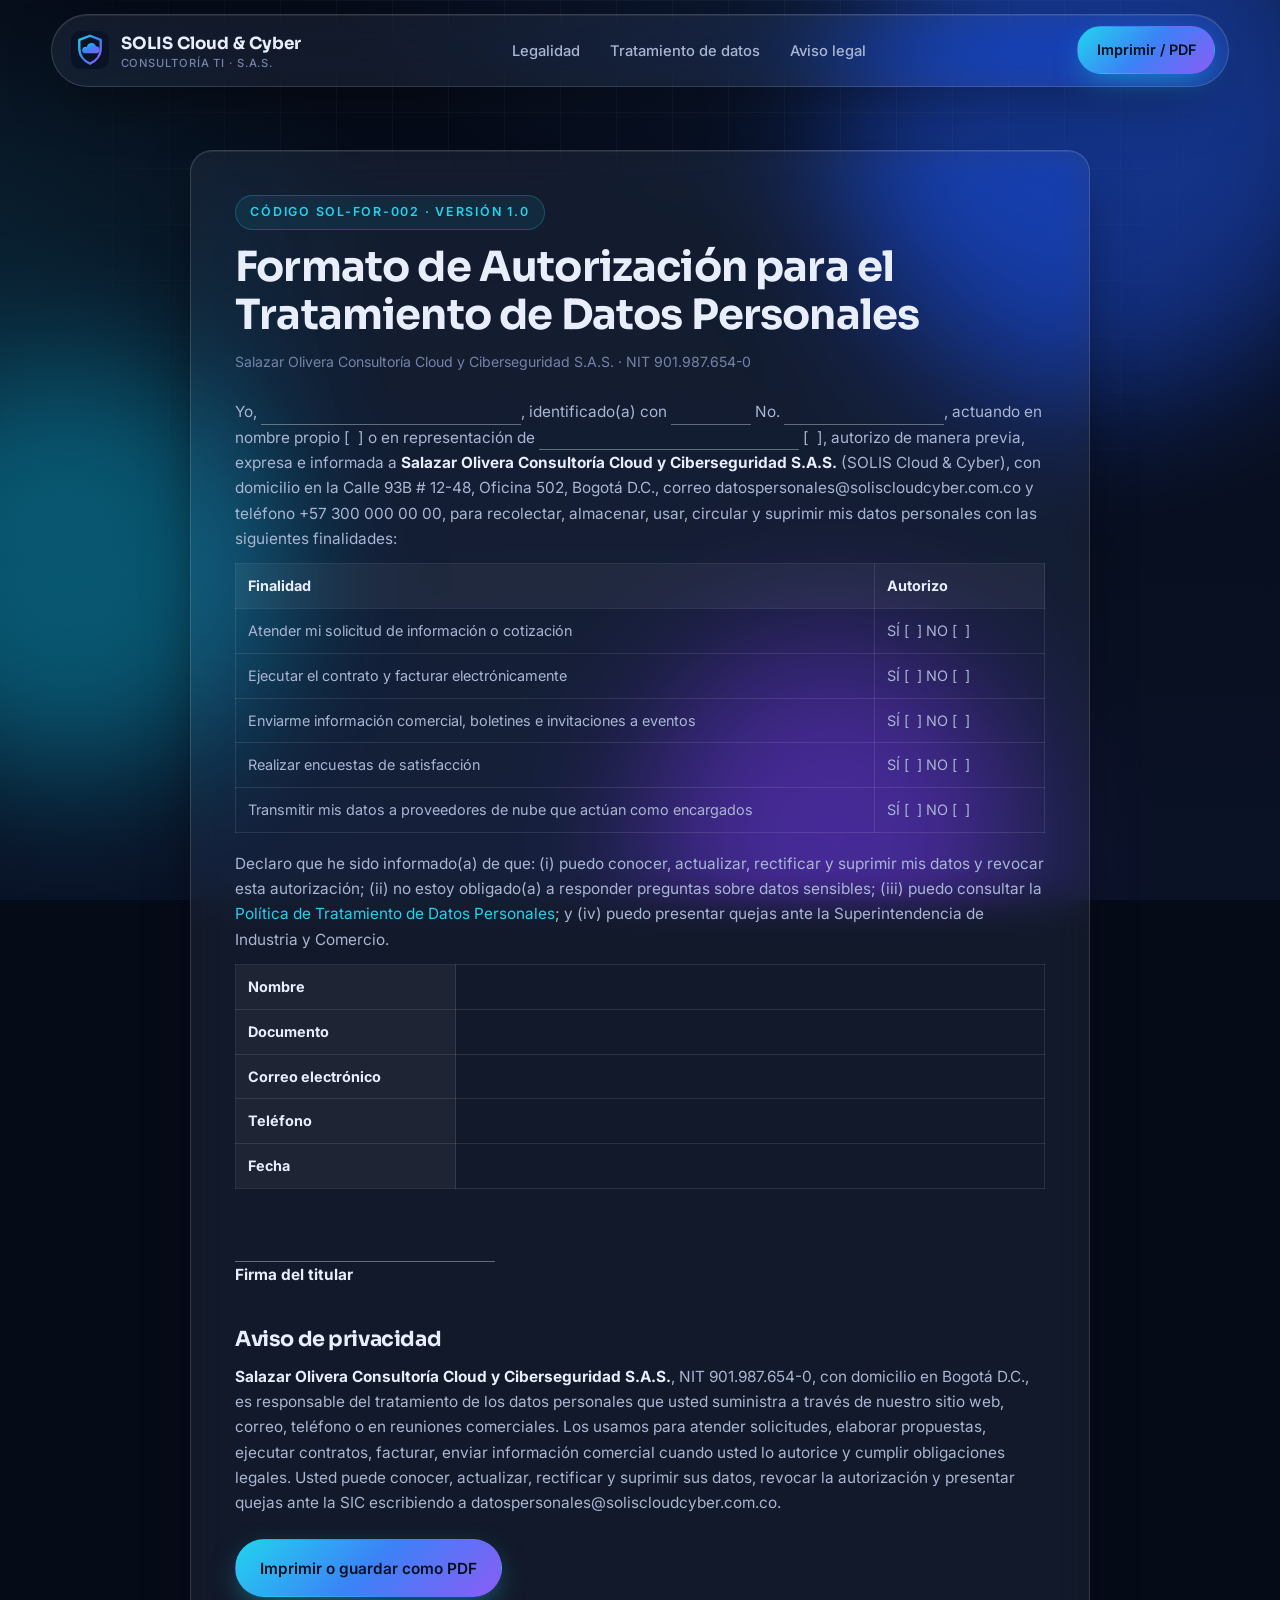
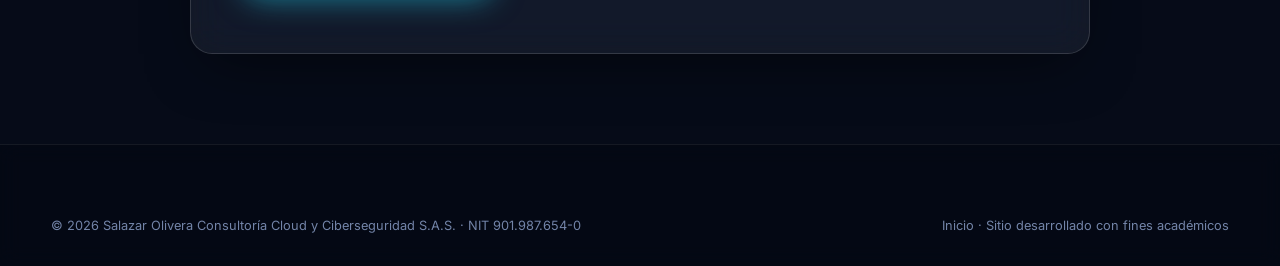
<file: autorizacion-datos.html>
<!DOCTYPE html>
<html lang="es-CO">
<head>
<meta charset="UTF-8">
<meta name="viewport" content="width=device-width, initial-scale=1.0">
<title>Formato de Autorización de Datos Personales | SOLIS Cloud &amp; Cyber</title>
<link rel="icon" href="favicon.svg" type="image/svg+xml">
<link rel="preconnect" href="https://fonts.googleapis.com"><link rel="preconnect" href="https://fonts.gstatic.com" crossorigin>
<link href="https://fonts.googleapis.com/css2?family=Inter:wght@400;500;600;700&family=Sora:wght@500;600;700;800&display=swap" rel="stylesheet">
<link rel="stylesheet" href="styles.css">
</head>
<body>
<div class="bg-orbs"><div class="orb o1"></div><div class="orb o2"></div><div class="orb o3"></div></div>
<div class="grid-overlay"></div>
<header class="header">
  <div class="container">
    <nav class="nav glass">
      <a href="index.html" class="brand"><img src="favicon.svg" alt="" class="brand-mark"><div><span class="name">SOLIS Cloud &amp; Cyber</span><small>Consultoría TI · S.A.S.</small></div></a>
      <ul class="nav-links" id="navLinks">
        <li><a href="index.html#legal">Legalidad</a></li>
        <li><a href="politica-de-datos.html">Tratamiento de datos</a></li>
        <li><a href="aviso-legal.html">Aviso legal</a></li>
      </ul>
      <button class="btn btn-primary" onclick="window.print()">Imprimir / PDF</button>
      <button class="menu-btn" id="menuBtn" aria-label="Abrir menú"><span></span><span></span><span></span></button>
    </nav>
  </div>
</header>
<main class="doc-page">
  <div class="container">
    <article class="doc-body glass" style="max-width:900px;margin:0 auto">
      <span class="eyebrow">Código SOL-FOR-002 · Versión 1.0</span>
      <h1>Formato de Autorización para el Tratamiento de Datos Personales</h1>
      <p class="meta">Salazar Olivera Consultoría Cloud y Ciberseguridad S.A.S. · NIT 901.987.654-0</p>
      <p>Yo, <span class="print-line"></span>, identificado(a) con <span class="print-line" style="min-width:80px"></span> No. <span class="print-line" style="min-width:160px"></span>, actuando en nombre propio [&nbsp;&nbsp;] o en representación de <span class="print-line"></span> [&nbsp;&nbsp;], autorizo de manera previa, expresa e informada a <strong>Salazar Olivera Consultoría Cloud y Ciberseguridad S.A.S.</strong> (SOLIS Cloud &amp; Cyber), con domicilio en la Calle 93B # 12-48, Oficina 502, Bogotá D.C., correo datospersonales@soliscloudcyber.com.co y teléfono +57 300 000 00 00, para recolectar, almacenar, usar, circular y suprimir mis datos personales con las siguientes finalidades:</p>
      <table>
        <tr><th>Finalidad</th><th style="width:170px">Autorizo</th></tr>
        <tr><td>Atender mi solicitud de información o cotización</td><td>SÍ [&nbsp;&nbsp;] NO [&nbsp;&nbsp;]</td></tr>
        <tr><td>Ejecutar el contrato y facturar electrónicamente</td><td>SÍ [&nbsp;&nbsp;] NO [&nbsp;&nbsp;]</td></tr>
        <tr><td>Enviarme información comercial, boletines e invitaciones a eventos</td><td>SÍ [&nbsp;&nbsp;] NO [&nbsp;&nbsp;]</td></tr>
        <tr><td>Realizar encuestas de satisfacción</td><td>SÍ [&nbsp;&nbsp;] NO [&nbsp;&nbsp;]</td></tr>
        <tr><td>Transmitir mis datos a proveedores de nube que actúan como encargados</td><td>SÍ [&nbsp;&nbsp;] NO [&nbsp;&nbsp;]</td></tr>
      </table>
      <p>Declaro que he sido informado(a) de que: (i) puedo conocer, actualizar, rectificar y suprimir mis datos y revocar esta autorización; (ii) no estoy obligado(a) a responder preguntas sobre datos sensibles; (iii) puedo consultar la <a href="politica-de-datos.html" style="color:var(--cyan)">Política de Tratamiento de Datos Personales</a>; y (iv) puedo presentar quejas ante la Superintendencia de Industria y Comercio.</p>
      <table>
        <tr><th style="width:220px">Nombre</th><td></td></tr>
        <tr><th>Documento</th><td></td></tr>
        <tr><th>Correo electrónico</th><td></td></tr>
        <tr><th>Teléfono</th><td></td></tr>
        <tr><th>Fecha</th><td></td></tr>
      </table>
      <p style="margin-top:48px"><span class="print-line"></span><br><strong>Firma del titular</strong></p>
      <h2>Aviso de privacidad</h2>
      <p><strong>Salazar Olivera Consultoría Cloud y Ciberseguridad S.A.S.</strong>, NIT 901.987.654-0, con domicilio en Bogotá D.C., es responsable del tratamiento de los datos personales que usted suministra a través de nuestro sitio web, correo, teléfono o en reuniones comerciales. Los usamos para atender solicitudes, elaborar propuestas, ejecutar contratos, facturar, enviar información comercial cuando usted lo autorice y cumplir obligaciones legales. Usted puede conocer, actualizar, rectificar y suprimir sus datos, revocar la autorización y presentar quejas ante la SIC escribiendo a datospersonales@soliscloudcyber.com.co.</p>
      <p class="no-print" style="margin-top:24px"><button class="btn btn-primary" onclick="window.print()">Imprimir o guardar como PDF</button></p>
    </article>
  </div>
</main>
<footer>
  <div class="container">
    <div class="foot-legal" style="margin-top:0;border-top:0;padding-top:0">
      <span>© 2026 Salazar Olivera Consultoría Cloud y Ciberseguridad S.A.S. · NIT 901.987.654-0</span>
      <span><a href="index.html">Inicio</a> · Sitio desarrollado con fines académicos</span>
    </div>
  </div>
</footer>
<script src="app.js"></script>
</body>
</html>
</file>
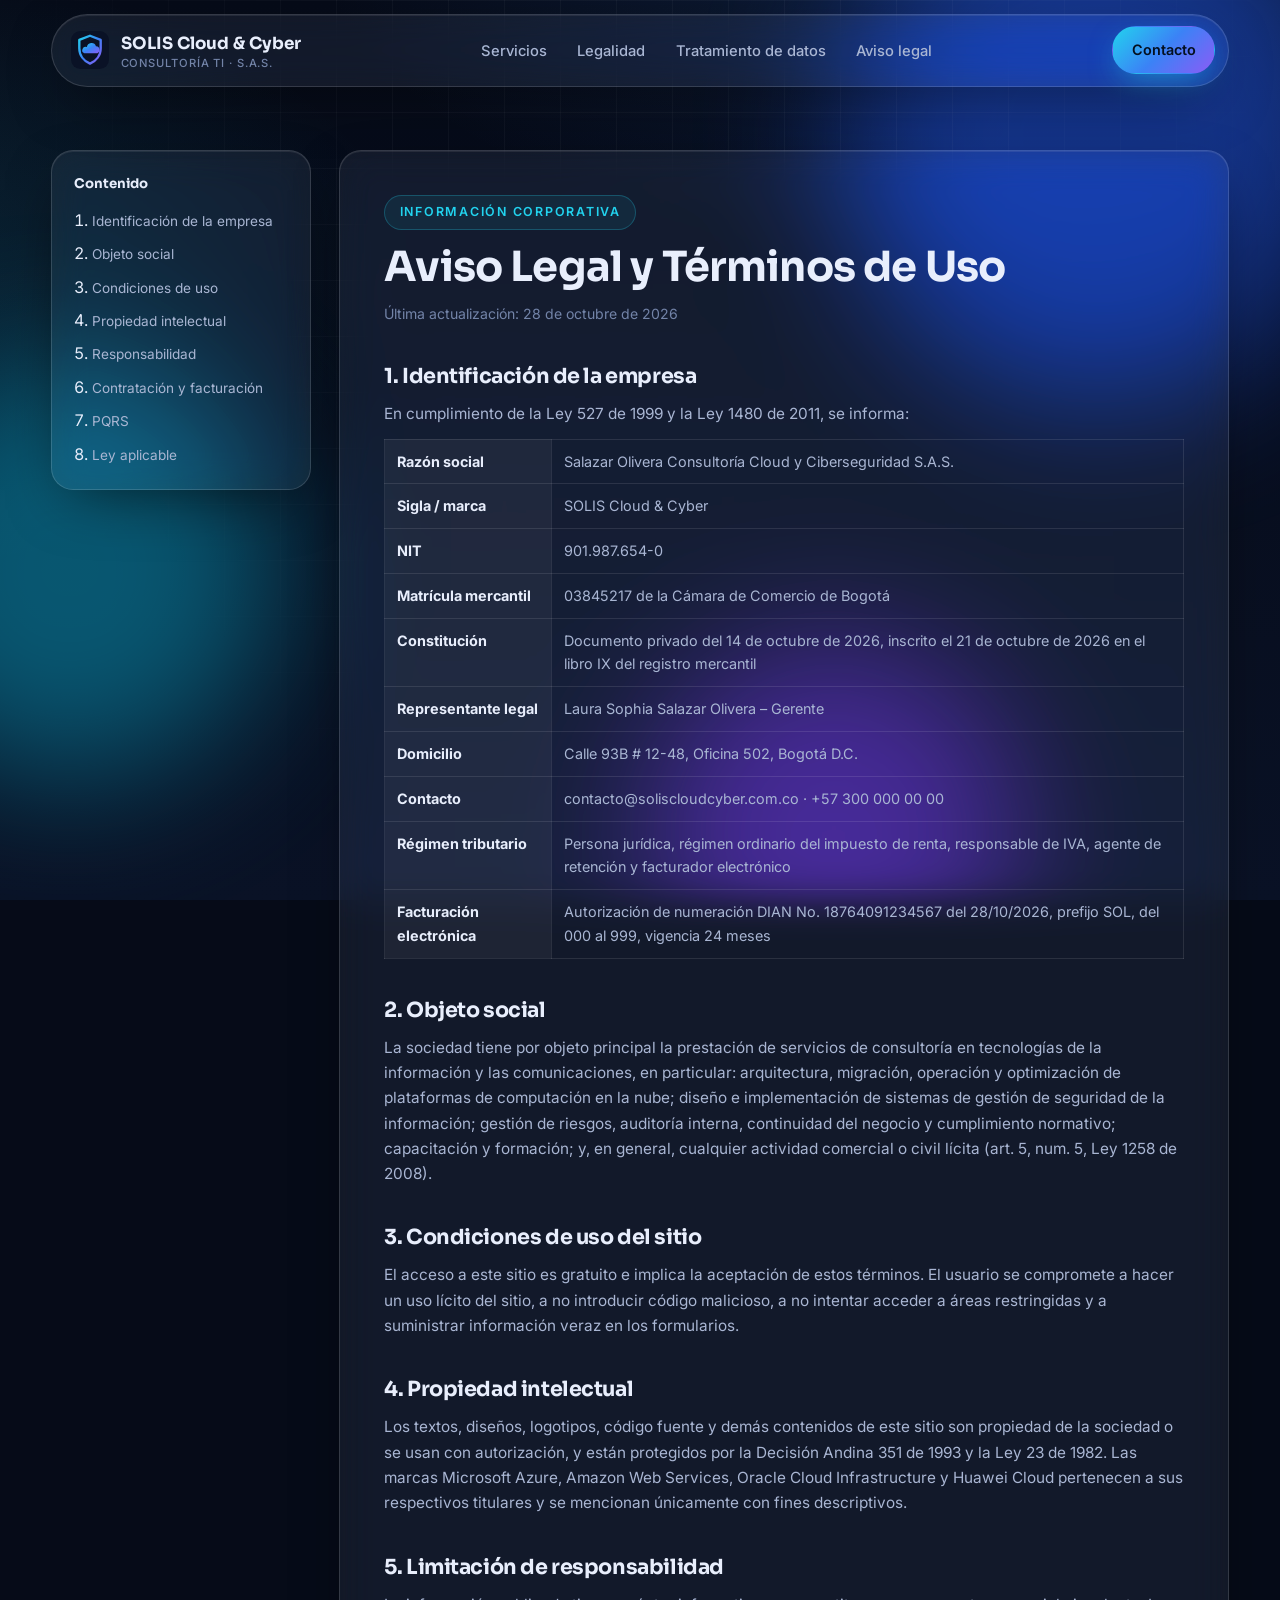
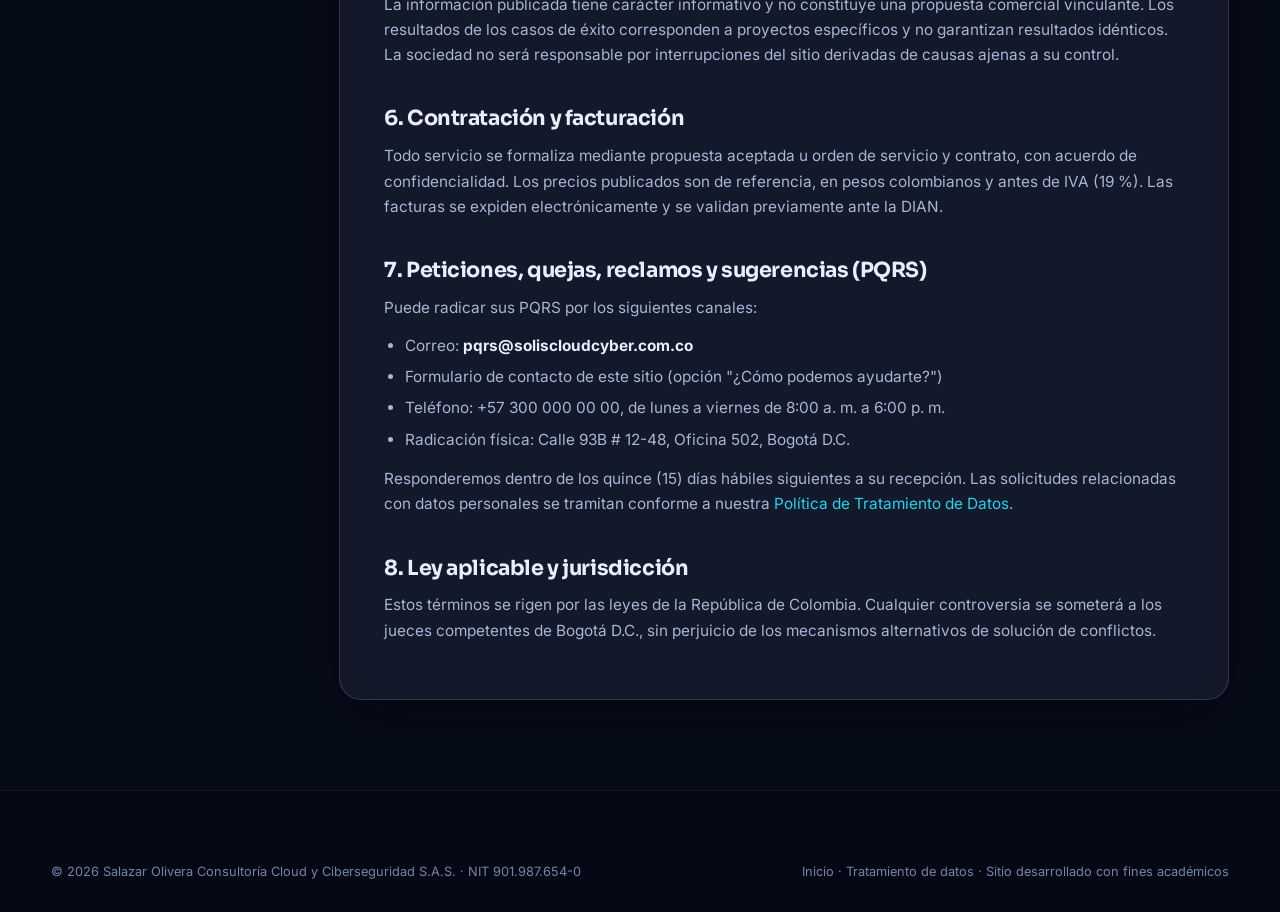
<file: aviso-legal.html>
<!DOCTYPE html>
<html lang="es-CO">
<head>
<meta charset="UTF-8">
<meta name="viewport" content="width=device-width, initial-scale=1.0">
<title>Aviso Legal y Términos de Uso | SOLIS Cloud &amp; Cyber</title>
<meta name="description" content="Información corporativa, términos de uso del sitio y canal de PQRS de Salazar Olivera Consultoría Cloud y Ciberseguridad S.A.S.">
<link rel="icon" href="favicon.svg" type="image/svg+xml">
<link rel="preconnect" href="https://fonts.googleapis.com"><link rel="preconnect" href="https://fonts.gstatic.com" crossorigin>
<link href="https://fonts.googleapis.com/css2?family=Inter:wght@400;500;600;700&family=Sora:wght@500;600;700;800&display=swap" rel="stylesheet">
<link rel="stylesheet" href="styles.css">
</head>
<body>
<div class="bg-orbs"><div class="orb o1"></div><div class="orb o2"></div><div class="orb o3"></div></div>
<div class="grid-overlay"></div>

<header class="header">
  <div class="container">
    <nav class="nav glass">
      <a href="index.html" class="brand"><img src="favicon.svg" alt="" class="brand-mark"><div><span class="name">SOLIS Cloud &amp; Cyber</span><small>Consultoría TI · S.A.S.</small></div></a>
      <ul class="nav-links" id="navLinks">
        <li><a href="index.html#servicios">Servicios</a></li>
        <li><a href="index.html#legal">Legalidad</a></li>
        <li><a href="politica-de-datos.html">Tratamiento de datos</a></li>
        <li><a href="aviso-legal.html" class="active">Aviso legal</a></li>
      </ul>
      <a href="index.html#contacto" class="btn btn-primary">Contacto</a>
      <button class="menu-btn" id="menuBtn" aria-label="Abrir menú"><span></span><span></span><span></span></button>
    </nav>
  </div>
</header>

<main class="doc-page">
  <div class="container doc-wrap">
    <aside class="toc glass">
      <h5>Contenido</h5>
      <ol>
        <li><a href="#identificacion">Identificación de la empresa</a></li>
        <li><a href="#objeto">Objeto social</a></li>
        <li><a href="#uso">Condiciones de uso</a></li>
        <li><a href="#propiedad">Propiedad intelectual</a></li>
        <li><a href="#responsabilidad">Responsabilidad</a></li>
        <li><a href="#contratacion">Contratación y facturación</a></li>
        <li><a href="#pqrs">PQRS</a></li>
        <li><a href="#ley">Ley aplicable</a></li>
      </ol>
    </aside>

    <article class="doc-body glass">
      <span class="eyebrow">Información corporativa</span>
      <h1>Aviso Legal y Términos de Uso</h1>
      <p class="meta">Última actualización: 28 de octubre de 2026</p>

      <h2 id="identificacion">1. Identificación de la empresa</h2>
      <p>En cumplimiento de la Ley 527 de 1999 y la Ley 1480 de 2011, se informa:</p>
      <table>
        <tr><th>Razón social</th><td>Salazar Olivera Consultoría Cloud y Ciberseguridad S.A.S.</td></tr>
        <tr><th>Sigla / marca</th><td>SOLIS Cloud &amp; Cyber</td></tr>
        <tr><th>NIT</th><td>901.987.654-0</td></tr>
        <tr><th>Matrícula mercantil</th><td>03845217 de la Cámara de Comercio de Bogotá</td></tr>
        <tr><th>Constitución</th><td>Documento privado del 14 de octubre de 2026, inscrito el 21 de octubre de 2026 en el libro IX del registro mercantil</td></tr>
        <tr><th>Representante legal</th><td>Laura Sophia Salazar Olivera – Gerente</td></tr>
        <tr><th>Domicilio</th><td>Calle 93B # 12-48, Oficina 502, Bogotá D.C.</td></tr>
        <tr><th>Contacto</th><td>contacto@soliscloudcyber.com.co · +57 300 000 00 00</td></tr>
        <tr><th>Régimen tributario</th><td>Persona jurídica, régimen ordinario del impuesto de renta, responsable de IVA, agente de retención y facturador electrónico</td></tr>
        <tr><th>Facturación electrónica</th><td>Autorización de numeración DIAN No. 18764091234567 del 28/10/2026, prefijo SOL, del 000 al 999, vigencia 24 meses</td></tr>
      </table>

      <h2 id="objeto">2. Objeto social</h2>
      <p>La sociedad tiene por objeto principal la prestación de servicios de consultoría en tecnologías de la información y las comunicaciones, en particular: arquitectura, migración, operación y optimización de plataformas de computación en la nube; diseño e implementación de sistemas de gestión de seguridad de la información; gestión de riesgos, auditoría interna, continuidad del negocio y cumplimiento normativo; capacitación y formación; y, en general, cualquier actividad comercial o civil lícita (art. 5, num. 5, Ley 1258 de 2008).</p>

      <h2 id="uso">3. Condiciones de uso del sitio</h2>
      <p>El acceso a este sitio es gratuito e implica la aceptación de estos términos. El usuario se compromete a hacer un uso lícito del sitio, a no introducir código malicioso, a no intentar acceder a áreas restringidas y a suministrar información veraz en los formularios.</p>

      <h2 id="propiedad">4. Propiedad intelectual</h2>
      <p>Los textos, diseños, logotipos, código fuente y demás contenidos de este sitio son propiedad de la sociedad o se usan con autorización, y están protegidos por la Decisión Andina 351 de 1993 y la Ley 23 de 1982. Las marcas Microsoft Azure, Amazon Web Services, Oracle Cloud Infrastructure y Huawei Cloud pertenecen a sus respectivos titulares y se mencionan únicamente con fines descriptivos.</p>

      <h2 id="responsabilidad">5. Limitación de responsabilidad</h2>
      <p>La información publicada tiene carácter informativo y no constituye una propuesta comercial vinculante. Los resultados de los casos de éxito corresponden a proyectos específicos y no garantizan resultados idénticos. La sociedad no será responsable por interrupciones del sitio derivadas de causas ajenas a su control.</p>

      <h2 id="contratacion">6. Contratación y facturación</h2>
      <p>Todo servicio se formaliza mediante propuesta aceptada u orden de servicio y contrato, con acuerdo de confidencialidad. Los precios publicados son de referencia, en pesos colombianos y antes de IVA (19 %). Las facturas se expiden electrónicamente y se validan previamente ante la DIAN.</p>

      <h2 id="pqrs">7. Peticiones, quejas, reclamos y sugerencias (PQRS)</h2>
      <p>Puede radicar sus PQRS por los siguientes canales:</p>
      <ul>
        <li>Correo: <strong>pqrs@soliscloudcyber.com.co</strong></li>
        <li>Formulario de contacto de este sitio (opción "¿Cómo podemos ayudarte?")</li>
        <li>Teléfono: +57 300 000 00 00, de lunes a viernes de 8:00 a. m. a 6:00 p. m.</li>
        <li>Radicación física: Calle 93B # 12-48, Oficina 502, Bogotá D.C.</li>
      </ul>
      <p>Responderemos dentro de los quince (15) días hábiles siguientes a su recepción. Las solicitudes relacionadas con datos personales se tramitan conforme a nuestra <a href="politica-de-datos.html" style="color:var(--cyan)">Política de Tratamiento de Datos</a>.</p>

      <h2 id="ley">8. Ley aplicable y jurisdicción</h2>
      <p>Estos términos se rigen por las leyes de la República de Colombia. Cualquier controversia se someterá a los jueces competentes de Bogotá D.C., sin perjuicio de los mecanismos alternativos de solución de conflictos.</p>
    </article>
  </div>
</main>

<footer>
  <div class="container">
    <div class="foot-legal" style="margin-top:0;border-top:0;padding-top:0">
      <span>© 2026 Salazar Olivera Consultoría Cloud y Ciberseguridad S.A.S. · NIT 901.987.654-0</span>
      <span><a href="index.html">Inicio</a> · <a href="politica-de-datos.html">Tratamiento de datos</a> · Sitio desarrollado con fines académicos</span>
    </div>
  </div>
</footer>
<script src="app.js"></script>
</body>
</html>
</file>
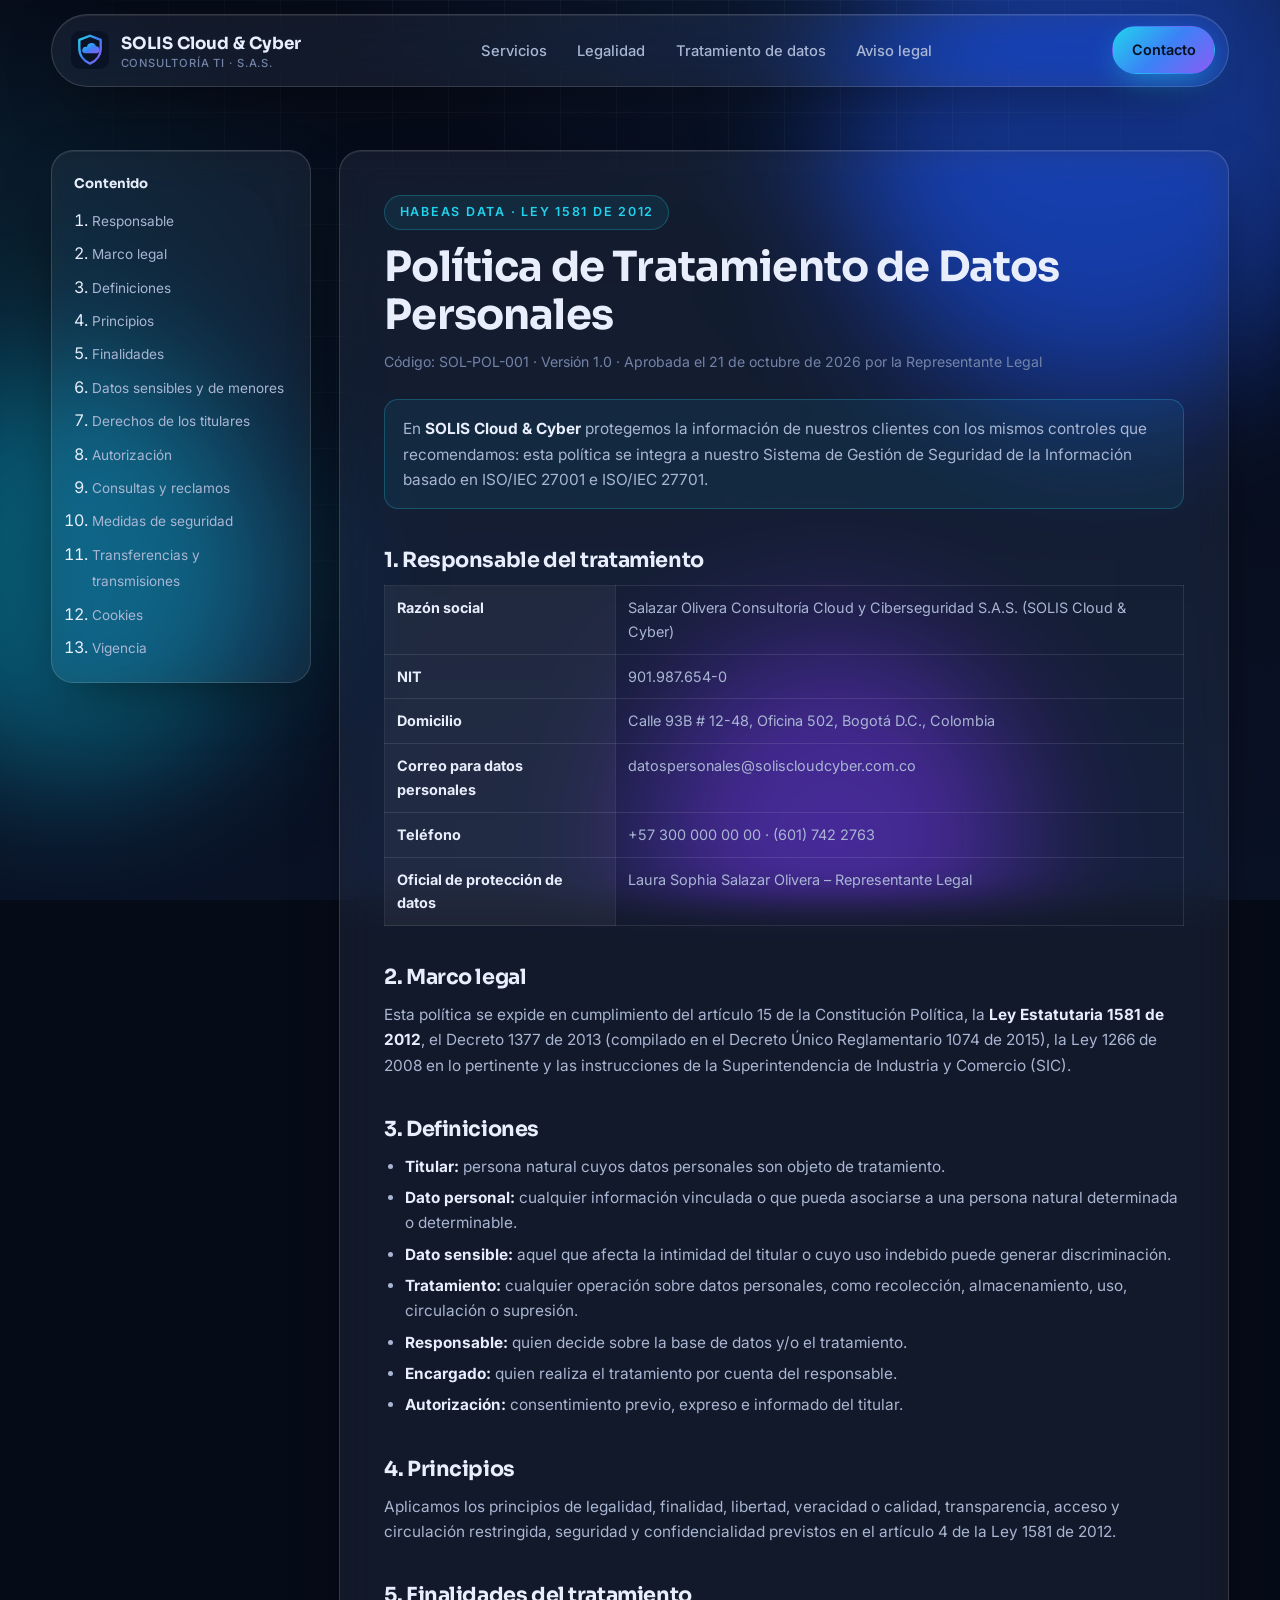
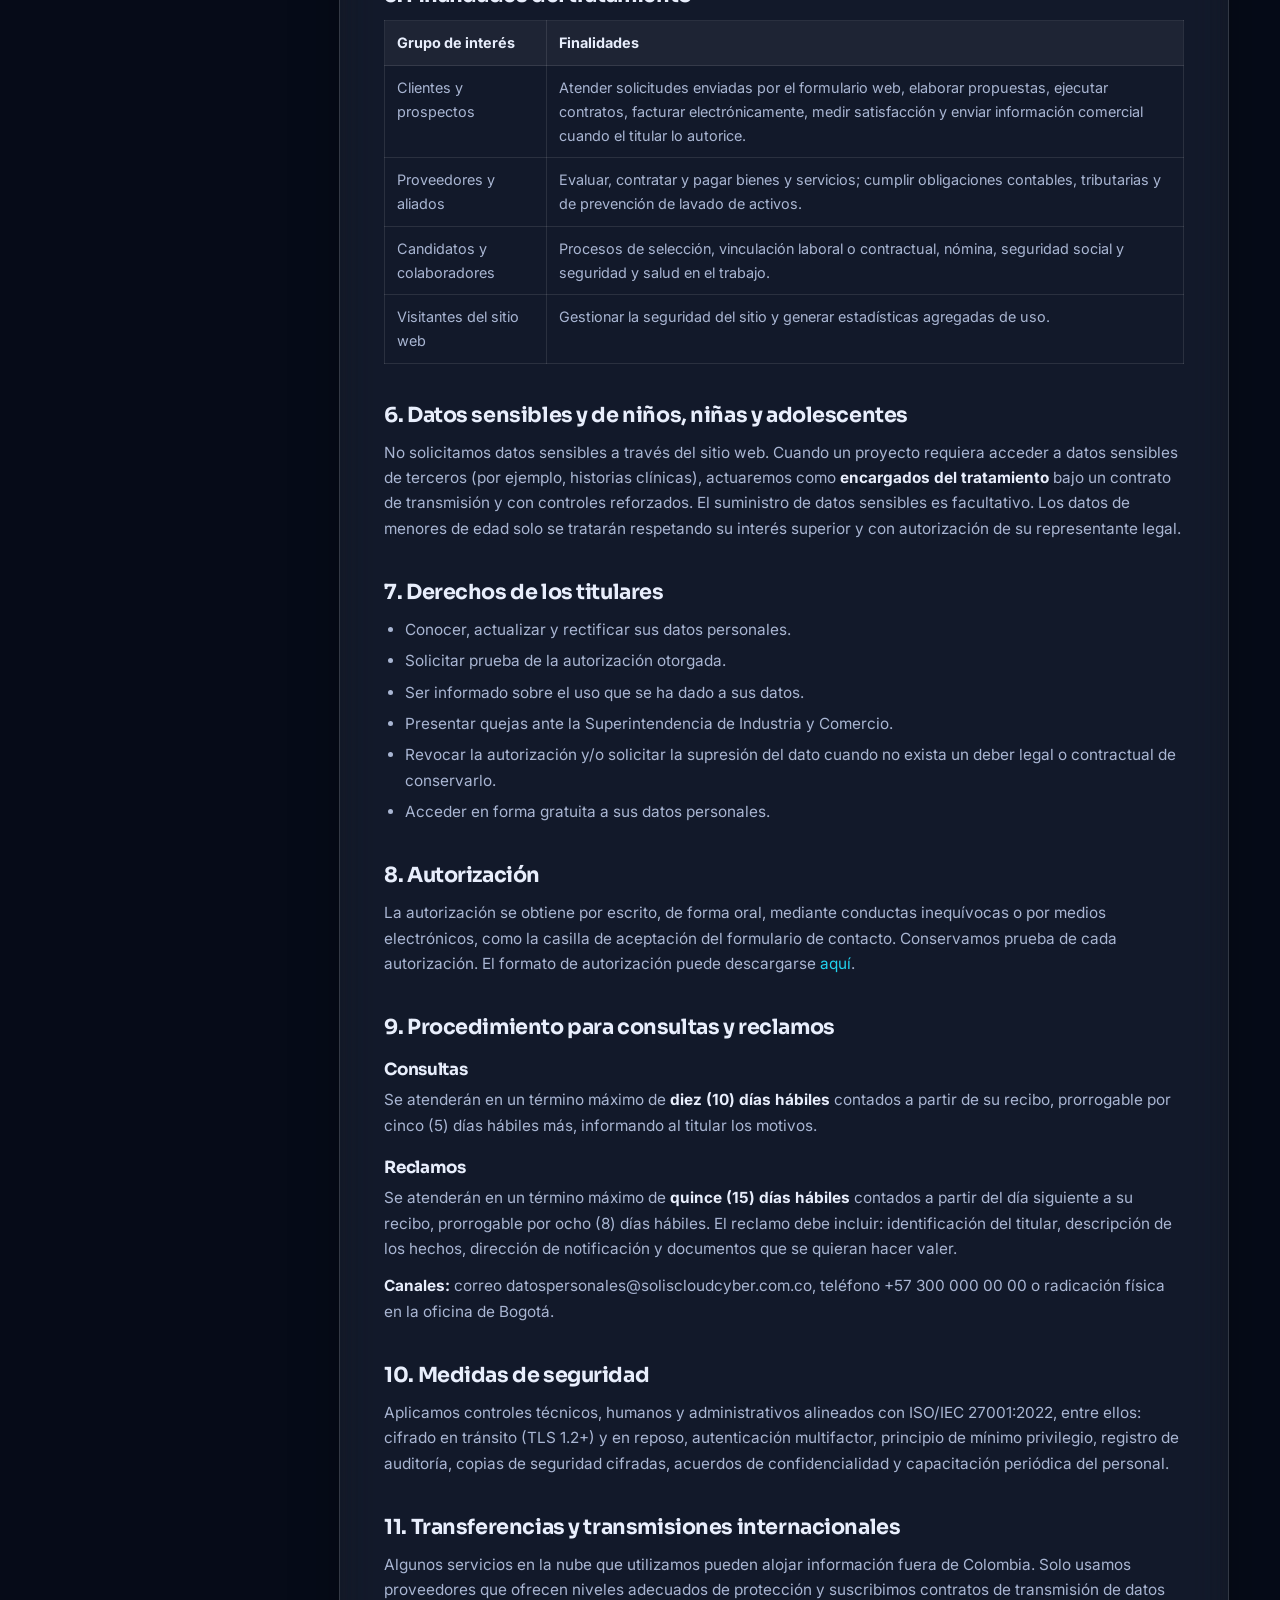
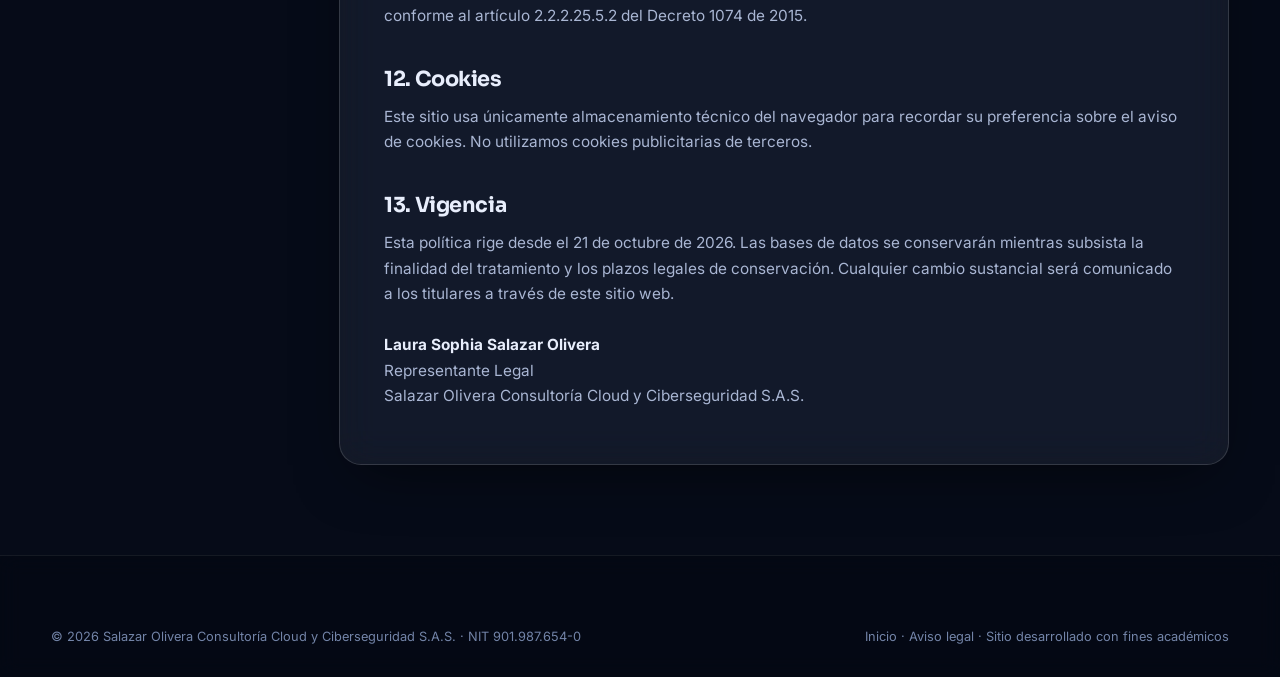
<file: politica-de-datos.html>
<!DOCTYPE html>
<html lang="es-CO">
<head>
<meta charset="UTF-8">
<meta name="viewport" content="width=device-width, initial-scale=1.0">
<title>Política de Tratamiento de Datos Personales | SOLIS Cloud &amp; Cyber</title>
<meta name="description" content="Política de tratamiento de datos personales de Salazar Olivera Consultoría Cloud y Ciberseguridad S.A.S., conforme a la Ley 1581 de 2012.">
<link rel="icon" href="favicon.svg" type="image/svg+xml">
<link rel="preconnect" href="https://fonts.googleapis.com"><link rel="preconnect" href="https://fonts.gstatic.com" crossorigin>
<link href="https://fonts.googleapis.com/css2?family=Inter:wght@400;500;600;700&family=Sora:wght@500;600;700;800&display=swap" rel="stylesheet">
<link rel="stylesheet" href="styles.css">
</head>
<body>
<div class="bg-orbs"><div class="orb o1"></div><div class="orb o2"></div><div class="orb o3"></div></div>
<div class="grid-overlay"></div>

<header class="header">
  <div class="container">
    <nav class="nav glass">
      <a href="index.html" class="brand"><img src="favicon.svg" alt="" class="brand-mark"><div><span class="name">SOLIS Cloud &amp; Cyber</span><small>Consultoría TI · S.A.S.</small></div></a>
      <ul class="nav-links" id="navLinks">
        <li><a href="index.html#servicios">Servicios</a></li>
        <li><a href="index.html#legal">Legalidad</a></li>
        <li><a href="politica-de-datos.html" class="active">Tratamiento de datos</a></li>
        <li><a href="aviso-legal.html">Aviso legal</a></li>
      </ul>
      <a href="index.html#contacto" class="btn btn-primary">Contacto</a>
      <button class="menu-btn" id="menuBtn" aria-label="Abrir menú"><span></span><span></span><span></span></button>
    </nav>
  </div>
</header>

<main class="doc-page">
  <div class="container doc-wrap">
    <aside class="toc glass">
      <h5>Contenido</h5>
      <ol>
        <li><a href="#responsable">Responsable</a></li>
        <li><a href="#marco">Marco legal</a></li>
        <li><a href="#definiciones">Definiciones</a></li>
        <li><a href="#principios">Principios</a></li>
        <li><a href="#finalidades">Finalidades</a></li>
        <li><a href="#sensibles">Datos sensibles y de menores</a></li>
        <li><a href="#derechos">Derechos de los titulares</a></li>
        <li><a href="#autorizacion">Autorización</a></li>
        <li><a href="#procedimiento">Consultas y reclamos</a></li>
        <li><a href="#seguridad">Medidas de seguridad</a></li>
        <li><a href="#transferencias">Transferencias y transmisiones</a></li>
        <li><a href="#cookies">Cookies</a></li>
        <li><a href="#vigencia">Vigencia</a></li>
      </ol>
    </aside>

    <article class="doc-body glass">
      <span class="eyebrow">Habeas Data · Ley 1581 de 2012</span>
      <h1>Política de Tratamiento de Datos Personales</h1>
      <p class="meta">Código: SOL-POL-001 · Versión 1.0 · Aprobada el 21 de octubre de 2026 por la Representante Legal</p>

      <div class="callout"><p>En <strong>SOLIS Cloud &amp; Cyber</strong> protegemos la información de nuestros clientes con los mismos controles que recomendamos: esta política se integra a nuestro Sistema de Gestión de Seguridad de la Información basado en ISO/IEC 27001 e ISO/IEC 27701.</p></div>

      <h2 id="responsable">1. Responsable del tratamiento</h2>
      <table>
        <tr><th>Razón social</th><td>Salazar Olivera Consultoría Cloud y Ciberseguridad S.A.S. (SOLIS Cloud &amp; Cyber)</td></tr>
        <tr><th>NIT</th><td>901.987.654-0</td></tr>
        <tr><th>Domicilio</th><td>Calle 93B # 12-48, Oficina 502, Bogotá D.C., Colombia</td></tr>
        <tr><th>Correo para datos personales</th><td>datospersonales@soliscloudcyber.com.co</td></tr>
        <tr><th>Teléfono</th><td>+57 300 000 00 00 · (601) 742 2763</td></tr>
        <tr><th>Oficial de protección de datos</th><td>Laura Sophia Salazar Olivera – Representante Legal</td></tr>
      </table>

      <h2 id="marco">2. Marco legal</h2>
      <p>Esta política se expide en cumplimiento del artículo 15 de la Constitución Política, la <strong>Ley Estatutaria 1581 de 2012</strong>, el Decreto 1377 de 2013 (compilado en el Decreto Único Reglamentario 1074 de 2015), la Ley 1266 de 2008 en lo pertinente y las instrucciones de la Superintendencia de Industria y Comercio (SIC).</p>

      <h2 id="definiciones">3. Definiciones</h2>
      <ul>
        <li><strong>Titular:</strong> persona natural cuyos datos personales son objeto de tratamiento.</li>
        <li><strong>Dato personal:</strong> cualquier información vinculada o que pueda asociarse a una persona natural determinada o determinable.</li>
        <li><strong>Dato sensible:</strong> aquel que afecta la intimidad del titular o cuyo uso indebido puede generar discriminación.</li>
        <li><strong>Tratamiento:</strong> cualquier operación sobre datos personales, como recolección, almacenamiento, uso, circulación o supresión.</li>
        <li><strong>Responsable:</strong> quien decide sobre la base de datos y/o el tratamiento.</li>
        <li><strong>Encargado:</strong> quien realiza el tratamiento por cuenta del responsable.</li>
        <li><strong>Autorización:</strong> consentimiento previo, expreso e informado del titular.</li>
      </ul>

      <h2 id="principios">4. Principios</h2>
      <p>Aplicamos los principios de legalidad, finalidad, libertad, veracidad o calidad, transparencia, acceso y circulación restringida, seguridad y confidencialidad previstos en el artículo 4 de la Ley 1581 de 2012.</p>

      <h2 id="finalidades">5. Finalidades del tratamiento</h2>
      <table>
        <tr><th>Grupo de interés</th><th>Finalidades</th></tr>
        <tr><td>Clientes y prospectos</td><td>Atender solicitudes enviadas por el formulario web, elaborar propuestas, ejecutar contratos, facturar electrónicamente, medir satisfacción y enviar información comercial cuando el titular lo autorice.</td></tr>
        <tr><td>Proveedores y aliados</td><td>Evaluar, contratar y pagar bienes y servicios; cumplir obligaciones contables, tributarias y de prevención de lavado de activos.</td></tr>
        <tr><td>Candidatos y colaboradores</td><td>Procesos de selección, vinculación laboral o contractual, nómina, seguridad social y seguridad y salud en el trabajo.</td></tr>
        <tr><td>Visitantes del sitio web</td><td>Gestionar la seguridad del sitio y generar estadísticas agregadas de uso.</td></tr>
      </table>

      <h2 id="sensibles">6. Datos sensibles y de niños, niñas y adolescentes</h2>
      <p>No solicitamos datos sensibles a través del sitio web. Cuando un proyecto requiera acceder a datos sensibles de terceros (por ejemplo, historias clínicas), actuaremos como <strong>encargados del tratamiento</strong> bajo un contrato de transmisión y con controles reforzados. El suministro de datos sensibles es facultativo. Los datos de menores de edad solo se tratarán respetando su interés superior y con autorización de su representante legal.</p>

      <h2 id="derechos">7. Derechos de los titulares</h2>
      <ul>
        <li>Conocer, actualizar y rectificar sus datos personales.</li>
        <li>Solicitar prueba de la autorización otorgada.</li>
        <li>Ser informado sobre el uso que se ha dado a sus datos.</li>
        <li>Presentar quejas ante la Superintendencia de Industria y Comercio.</li>
        <li>Revocar la autorización y/o solicitar la supresión del dato cuando no exista un deber legal o contractual de conservarlo.</li>
        <li>Acceder en forma gratuita a sus datos personales.</li>
      </ul>

      <h2 id="autorizacion">8. Autorización</h2>
      <p>La autorización se obtiene por escrito, de forma oral, mediante conductas inequívocas o por medios electrónicos, como la casilla de aceptación del formulario de contacto. Conservamos prueba de cada autorización. El formato de autorización puede descargarse <a href="autorizacion-datos.html" style="color:var(--cyan)">aquí</a>.</p>

      <h2 id="procedimiento">9. Procedimiento para consultas y reclamos</h2>
      <h3>Consultas</h3>
      <p>Se atenderán en un término máximo de <strong>diez (10) días hábiles</strong> contados a partir de su recibo, prorrogable por cinco (5) días hábiles más, informando al titular los motivos.</p>
      <h3>Reclamos</h3>
      <p>Se atenderán en un término máximo de <strong>quince (15) días hábiles</strong> contados a partir del día siguiente a su recibo, prorrogable por ocho (8) días hábiles. El reclamo debe incluir: identificación del titular, descripción de los hechos, dirección de notificación y documentos que se quieran hacer valer.</p>
      <p><strong>Canales:</strong> correo datospersonales@soliscloudcyber.com.co, teléfono +57 300 000 00 00 o radicación física en la oficina de Bogotá.</p>

      <h2 id="seguridad">10. Medidas de seguridad</h2>
      <p>Aplicamos controles técnicos, humanos y administrativos alineados con ISO/IEC 27001:2022, entre ellos: cifrado en tránsito (TLS 1.2+) y en reposo, autenticación multifactor, principio de mínimo privilegio, registro de auditoría, copias de seguridad cifradas, acuerdos de confidencialidad y capacitación periódica del personal.</p>

      <h2 id="transferencias">11. Transferencias y transmisiones internacionales</h2>
      <p>Algunos servicios en la nube que utilizamos pueden alojar información fuera de Colombia. Solo usamos proveedores que ofrecen niveles adecuados de protección y suscribimos contratos de transmisión de datos conforme al artículo 2.2.2.25.5.2 del Decreto 1074 de 2015.</p>

      <h2 id="cookies">12. Cookies</h2>
      <p>Este sitio usa únicamente almacenamiento técnico del navegador para recordar su preferencia sobre el aviso de cookies. No utilizamos cookies publicitarias de terceros.</p>

      <h2 id="vigencia">13. Vigencia</h2>
      <p>Esta política rige desde el 21 de octubre de 2026. Las bases de datos se conservarán mientras subsista la finalidad del tratamiento y los plazos legales de conservación. Cualquier cambio sustancial será comunicado a los titulares a través de este sitio web.</p>
      <p style="margin-top:26px"><strong>Laura Sophia Salazar Olivera</strong><br>Representante Legal<br>Salazar Olivera Consultoría Cloud y Ciberseguridad S.A.S.</p>
    </article>
  </div>
</main>

<footer>
  <div class="container">
    <div class="foot-legal" style="margin-top:0;border-top:0;padding-top:0">
      <span>© 2026 Salazar Olivera Consultoría Cloud y Ciberseguridad S.A.S. · NIT 901.987.654-0</span>
      <span><a href="index.html">Inicio</a> · <a href="aviso-legal.html">Aviso legal</a> · Sitio desarrollado con fines académicos</span>
    </div>
  </div>
</footer>
<script src="app.js"></script>
</body>
</html>
</file>
<file: styles.css>
/* =========================================================
   SOLIS Cloud & Cyber Consulting S.A.S. — Hoja de estilos
   Diseño: glassmorphism (transparencias) sobre fondo oscuro
   ========================================================= */
:root{
  --bg:#060b18;
  --bg-2:#0a1226;
  --ink:#e8eefc;
  --ink-soft:#a9b6d3;
  --ink-mute:#7384a8;
  --cyan:#22d3ee;
  --blue:#3b82f6;
  --violet:#8b5cf6;
  --emerald:#34d399;
  --amber:#fbbf24;
  --glass:rgba(255,255,255,.06);
  --glass-2:rgba(255,255,255,.09);
  --glass-border:rgba(255,255,255,.14);
  --glass-hi:rgba(255,255,255,.22);
  --radius:22px;
  --radius-sm:14px;
  --shadow:0 20px 60px -20px rgba(0,0,0,.6);
  --grad:linear-gradient(135deg,var(--cyan) 0%,var(--blue) 50%,var(--violet) 100%);
  --font-head:"Sora",system-ui,sans-serif;
  --font-body:"Inter",system-ui,sans-serif;
  --max:1180px;
}
*{box-sizing:border-box;margin:0;padding:0}
html{scroll-behavior:smooth;scroll-padding-top:90px}
body{
  font-family:var(--font-body);
  background:var(--bg);
  color:var(--ink);
  line-height:1.65;
  font-size:16px;
  overflow-x:hidden;
  -webkit-font-smoothing:antialiased;
}
img,svg{max-width:100%;display:block}
a{color:inherit;text-decoration:none}
button,input,select,textarea{font:inherit;color:inherit}

/* ---------- Fondo animado (luces detrás del vidrio) ---------- */
.bg-orbs{position:fixed;inset:0;z-index:-2;overflow:hidden;background:
  radial-gradient(1200px 600px at 80% -10%,rgba(59,130,246,.18),transparent 60%),
  radial-gradient(900px 500px at -10% 30%,rgba(34,211,238,.12),transparent 60%),
  linear-gradient(180deg,var(--bg) 0%,var(--bg-2) 100%)}
.orb{position:absolute;border-radius:50%;filter:blur(70px);opacity:.55;animation:float 22s ease-in-out infinite}
.orb.o1{width:520px;height:520px;background:#1d4ed8;top:-120px;right:-80px}
.orb.o2{width:420px;height:420px;background:#0891b2;top:40%;left:-140px;animation-delay:-6s}
.orb.o3{width:380px;height:380px;background:#7c3aed;bottom:-120px;right:20%;animation-delay:-12s;opacity:.4}
@keyframes float{0%,100%{transform:translate(0,0) scale(1)}33%{transform:translate(40px,-30px) scale(1.06)}66%{transform:translate(-30px,40px) scale(.96)}}
.grid-overlay{position:fixed;inset:0;z-index:-1;pointer-events:none;
  background-image:linear-gradient(rgba(255,255,255,.035) 1px,transparent 1px),linear-gradient(90deg,rgba(255,255,255,.035) 1px,transparent 1px);
  background-size:56px 56px;mask-image:radial-gradient(ellipse at 50% 0%,#000 30%,transparent 75%)}

/* ---------- Utilidades ---------- */
.container{width:min(var(--max),92vw);margin-inline:auto}
.glass{
  background:var(--glass);
  border:1px solid var(--glass-border);
  border-radius:var(--radius);
  backdrop-filter:blur(18px) saturate(140%);
  -webkit-backdrop-filter:blur(18px) saturate(140%);
  box-shadow:var(--shadow), inset 0 1px 0 rgba(255,255,255,.08);
}
.grad-text{background:var(--grad);-webkit-background-clip:text;background-clip:text;color:transparent}
.eyebrow{display:inline-flex;align-items:center;gap:.5rem;font-size:.78rem;font-weight:600;letter-spacing:.14em;text-transform:uppercase;color:var(--cyan);
  padding:.4rem .9rem;border-radius:999px;background:rgba(34,211,238,.08);border:1px solid rgba(34,211,238,.25)}
.eyebrow .dot{width:7px;height:7px;border-radius:50%;background:var(--emerald);box-shadow:0 0 0 4px rgba(52,211,153,.18)}
section{padding:110px 0;position:relative}
.section-head{max-width:760px;margin-bottom:56px}
.section-head.center{text-align:center;margin-inline:auto}
h1,h2,h3,h4{font-family:var(--font-head);line-height:1.15;letter-spacing:-.02em}
h2{font-size:clamp(2rem,3.6vw,2.9rem);margin:16px 0 14px}
.lead{color:var(--ink-soft);font-size:1.08rem}
.btn{display:inline-flex;align-items:center;gap:.6rem;padding:.95rem 1.5rem;border-radius:999px;font-weight:600;border:1px solid transparent;cursor:pointer;transition:transform .2s,box-shadow .2s,background .2s}
.btn-primary{background:var(--grad);color:#04101f;box-shadow:0 10px 30px -8px rgba(34,211,238,.55)}
.btn-primary:hover{transform:translateY(-2px);box-shadow:0 16px 40px -10px rgba(59,130,246,.7)}
.btn-ghost{background:var(--glass);border-color:var(--glass-border);backdrop-filter:blur(12px)}
.btn-ghost:hover{background:var(--glass-2);border-color:var(--glass-hi)}
.chip{display:inline-flex;align-items:center;gap:.45rem;padding:.42rem .85rem;border-radius:999px;font-size:.84rem;background:rgba(255,255,255,.05);border:1px solid var(--glass-border);color:var(--ink-soft)}
.reveal{opacity:0;transform:translateY(26px);transition:opacity .8s ease,transform .8s ease}
.reveal.in{opacity:1;transform:none}

/* ---------- Header ---------- */
.header{position:fixed;top:14px;left:0;right:0;z-index:50}
.nav{display:flex;align-items:center;justify-content:space-between;gap:1rem;padding:.7rem .8rem .7rem 1.2rem;border-radius:999px}
.brand{display:flex;align-items:center;gap:.7rem;font-family:var(--font-head);font-weight:700}
.brand-mark{width:38px;height:38px}
.brand small{display:block;font-family:var(--font-body);font-weight:500;font-size:.7rem;color:var(--ink-mute);letter-spacing:.08em;text-transform:uppercase;line-height:1}
.brand span.name{font-size:1.05rem;line-height:1.1}
.nav-links{display:flex;gap:.2rem;list-style:none}
.nav-links a{padding:.55rem .85rem;border-radius:999px;color:var(--ink-soft);font-size:.92rem;font-weight:500;transition:.2s}
.nav-links a:hover,.nav-links a.active{color:var(--ink);background:rgba(255,255,255,.07)}
.nav .btn{padding:.7rem 1.15rem;font-size:.9rem}
.menu-btn{display:none;background:none;border:1px solid var(--glass-border);border-radius:12px;width:44px;height:44px;cursor:pointer}
.menu-btn span{display:block;width:18px;height:2px;background:var(--ink);margin:4px auto;border-radius:2px}

/* ---------- Hero ---------- */
.hero{padding:170px 0 90px}
.hero-grid{display:grid;grid-template-columns:1.1fr .9fr;gap:56px;align-items:center}
.hero h1{font-size:clamp(2.4rem,5vw,4rem);margin:22px 0 20px}
.hero .lead{font-size:1.15rem;max-width:560px}
.hero-ctas{display:flex;flex-wrap:wrap;gap:.8rem;margin:32px 0 30px}
.trust{display:flex;flex-wrap:wrap;gap:.6rem}
.trust .chip svg{width:16px;height:16px;color:var(--emerald)}
.hero-card{padding:26px;position:relative}
.hero-card::before{content:"";position:absolute;inset:-1px;border-radius:var(--radius);padding:1px;background:linear-gradient(135deg,rgba(34,211,238,.6),transparent 40%,rgba(139,92,246,.5));
  -webkit-mask:linear-gradient(#000 0 0) content-box,linear-gradient(#000 0 0);-webkit-mask-composite:xor;mask-composite:exclude;pointer-events:none}
.hc-top{display:flex;justify-content:space-between;align-items:center;margin-bottom:18px}
.hc-top h4{font-size:1rem}
.status{font-size:.75rem;color:var(--emerald);display:flex;align-items:center;gap:.4rem}
.status::before{content:"";width:8px;height:8px;border-radius:50%;background:var(--emerald);animation:pulse 2s infinite}
@keyframes pulse{0%{box-shadow:0 0 0 0 rgba(52,211,153,.6)}100%{box-shadow:0 0 0 10px rgba(52,211,153,0)}}
.gauge-wrap{display:grid;grid-template-columns:150px 1fr;gap:20px;align-items:center;margin-bottom:18px}
.gauge{position:relative;width:150px;height:150px}
.gauge svg{transform:rotate(-90deg)}
.gauge .val{position:absolute;inset:0;display:grid;place-items:center;text-align:center;font-family:var(--font-head)}
.gauge .val b{font-size:2.2rem;display:block;line-height:1}
.gauge .val small{font-size:.72rem;color:var(--ink-mute)}
.bars{display:grid;gap:12px}
.bar label{display:flex;justify-content:space-between;font-size:.8rem;color:var(--ink-soft);margin-bottom:5px}
.bar .track{height:8px;border-radius:99px;background:rgba(255,255,255,.08);overflow:hidden}
.bar .fill{height:100%;border-radius:99px;background:var(--grad);width:0;transition:width 1.6s cubic-bezier(.2,.8,.2,1)}
.clouds{display:grid;grid-template-columns:repeat(4,1fr);gap:8px}
.cloud-pill{padding:10px 8px;border-radius:12px;background:rgba(255,255,255,.05);border:1px solid var(--glass-border);text-align:center;font-size:.74rem;color:var(--ink-soft)}
.cloud-pill b{display:block;font-family:var(--font-head);font-size:.9rem;color:var(--ink)}
.float-badge{position:absolute;padding:12px 16px;border-radius:16px;font-size:.8rem;display:flex;gap:.6rem;align-items:center}
.float-badge.fb1{left:-34px;bottom:-34px;animation:bob 6s ease-in-out infinite}
.float-badge.fb2{right:-22px;top:-58px;animation:bob 7s ease-in-out infinite reverse}
.float-badge .ic{width:34px;height:34px;border-radius:10px;display:grid;place-items:center;background:rgba(52,211,153,.15);color:var(--emerald)}
.float-badge.fb2 .ic{background:rgba(34,211,238,.15);color:var(--cyan)}
@keyframes bob{0%,100%{transform:translateY(0)}50%{transform:translateY(-10px)}}

/* ---------- Franja de stats ---------- */
.stats{display:grid;grid-template-columns:repeat(4,1fr);padding:30px}
.stat{text-align:center;padding:6px 10px;border-right:1px solid var(--glass-border)}
.stat:last-child{border-right:0}
.stat b{font-family:var(--font-head);font-size:2.3rem;display:block}
.stat span{color:var(--ink-soft);font-size:.9rem}

/* ---------- Perfil ---------- */
.profile-grid{display:grid;grid-template-columns:.85fr 1.15fr;gap:40px;align-items:start}
.profile-card{padding:34px;text-align:center;position:sticky;top:110px}
.avatar{width:150px;height:150px;margin:0 auto 20px;border-radius:50%;padding:4px;background:var(--grad)}
.avatar-in{width:100%;height:100%;border-radius:50%;background:radial-gradient(circle at 30% 25%,#1e3a8a,#0b1530);display:grid;place-items:center;font-family:var(--font-head);font-size:3rem;font-weight:700}
.profile-card h3{font-size:1.45rem}
.profile-card .role{color:var(--cyan);font-weight:600;margin:6px 0 4px}
.profile-card .spec{color:var(--ink-soft);font-size:.95rem}
.profile-card .contact-mini{margin-top:22px;display:grid;gap:8px;text-align:left}
.contact-mini a{display:flex;gap:.7rem;align-items:center;padding:10px 14px;border-radius:12px;background:rgba(255,255,255,.04);border:1px solid var(--glass-border);font-size:.9rem;color:var(--ink-soft);transition:.2s}
.contact-mini a:hover{border-color:var(--cyan);color:var(--ink)}
.contact-mini svg{width:18px;height:18px;color:var(--cyan);flex:none}
.bio p{color:var(--ink-soft);margin-bottom:16px}
.bio p strong{color:var(--ink)}
.subhead{font-family:var(--font-head);font-size:1.15rem;margin:30px 0 14px;display:flex;align-items:center;gap:.6rem}
.subhead::before{content:"";width:22px;height:2px;background:var(--grad);border-radius:2px}
.cert-grid{display:grid;grid-template-columns:repeat(2,1fr);gap:12px}
.cert{padding:16px 18px;border-radius:var(--radius-sm);display:flex;gap:14px;align-items:center}
.cert .logo{flex:none;width:44px;height:44px;border-radius:12px;display:grid;place-items:center;font-family:var(--font-head);font-weight:700;font-size:.78rem}
.cert .t{font-weight:600;font-size:.93rem;line-height:1.3}
.cert .s{font-size:.78rem;color:var(--ink-mute)}
.l-az{background:rgba(59,130,246,.18);color:#93c5fd}
.l-aws{background:rgba(251,191,36,.16);color:#fcd34d}
.l-oci{background:rgba(248,113,113,.16);color:#fca5a5}
.l-hw{background:rgba(244,63,94,.16);color:#fda4af}
.l-iso{background:rgba(52,211,153,.16);color:#6ee7b7}
.l-gen{background:rgba(139,92,246,.18);color:#c4b5fd}
.skills{display:grid;grid-template-columns:repeat(2,1fr);gap:14px}
.skill-group{padding:20px}
.skill-group h4{font-size:.98rem;margin-bottom:12px;display:flex;align-items:center;gap:.5rem}
.skill-group h4 svg{width:18px;height:18px;color:var(--cyan)}
.tags{display:flex;flex-wrap:wrap;gap:6px}
.tags span{font-size:.78rem;padding:.3rem .65rem;border-radius:8px;background:rgba(255,255,255,.06);color:var(--ink-soft)}

/* ---------- Servicios ---------- */
.services{display:grid;grid-template-columns:repeat(3,1fr);gap:18px}
.service{padding:28px;transition:transform .3s,border-color .3s,background .3s;position:relative;overflow:hidden}
.service:hover{transform:translateY(-6px);border-color:rgba(34,211,238,.45);background:rgba(255,255,255,.08)}
.service::after{content:"";position:absolute;width:180px;height:180px;border-radius:50%;right:-60px;top:-60px;background:radial-gradient(circle,rgba(34,211,238,.18),transparent 70%);opacity:0;transition:.4s}
.service:hover::after{opacity:1}
.service .icon{width:52px;height:52px;border-radius:15px;display:grid;place-items:center;margin-bottom:18px;background:linear-gradient(135deg,rgba(34,211,238,.18),rgba(139,92,246,.18));border:1px solid var(--glass-border)}
.service .icon svg{width:26px;height:26px;color:var(--cyan)}
.service h3{font-size:1.2rem;margin-bottom:10px}
.service p{color:var(--ink-soft);font-size:.94rem;margin-bottom:14px}
.service ul{list-style:none;display:grid;gap:6px}
.service li{font-size:.86rem;color:var(--ink-soft);display:flex;gap:.5rem}
.service li::before{content:"✓";color:var(--emerald);font-weight:700}
.service .tagline{position:absolute;top:22px;right:22px;font-size:.68rem;letter-spacing:.08em;text-transform:uppercase;color:var(--ink-mute)}

/* ---------- Metodología ---------- */
.steps{display:grid;grid-template-columns:repeat(5,1fr);gap:14px;counter-reset:s}
.step{padding:24px 20px;position:relative}
.step .n{font-family:var(--font-head);font-size:2.4rem;font-weight:700;opacity:.9;line-height:1;margin-bottom:12px}
.step h4{font-size:1.02rem;margin-bottom:8px}
.step p{font-size:.86rem;color:var(--ink-soft)}
.step .phva{position:absolute;top:18px;right:18px;font-size:.68rem;padding:.2rem .5rem;border-radius:6px;background:rgba(52,211,153,.14);color:var(--emerald);font-weight:700}

/* ---------- Casos ---------- */
.cases{display:grid;grid-template-columns:repeat(2,1fr);gap:18px}
.case{padding:30px;display:flex;flex-direction:column;gap:14px}
.case .sector{display:flex;justify-content:space-between;align-items:center}
.case h3{font-size:1.25rem}
.case p{color:var(--ink-soft);font-size:.94rem}
.case .metrics{display:grid;grid-template-columns:repeat(3,1fr);gap:10px;margin-top:auto}
.metric{padding:14px;border-radius:14px;background:rgba(255,255,255,.05);border:1px solid var(--glass-border);text-align:center}
.metric b{font-family:var(--font-head);font-size:1.45rem;display:block}
.metric span{font-size:.74rem;color:var(--ink-mute);line-height:1.3;display:block}

/* ---------- Sectores ---------- */
.sectors{display:grid;grid-template-columns:repeat(3,1fr);gap:14px}
.sector-card{padding:22px;display:flex;gap:14px;align-items:flex-start}
.sector-card .ic{flex:none;width:42px;height:42px;border-radius:12px;display:grid;place-items:center;background:rgba(59,130,246,.15);color:#93c5fd}
.sector-card .ic svg{width:22px;height:22px}
.sector-card h4{font-size:1rem;margin-bottom:4px}
.sector-card p{font-size:.86rem;color:var(--ink-soft)}

/* ---------- Planes ---------- */
.plans{display:grid;grid-template-columns:repeat(3,1fr);gap:18px;align-items:stretch}
.plan{padding:32px;display:flex;flex-direction:column}
.plan.featured{border-color:rgba(34,211,238,.5);background:linear-gradient(180deg,rgba(34,211,238,.10),rgba(255,255,255,.05));transform:translateY(-10px)}
.plan .badge{align-self:flex-start;font-size:.72rem;font-weight:700;letter-spacing:.06em;text-transform:uppercase;padding:.3rem .7rem;border-radius:999px;background:var(--grad);color:#04101f;margin-bottom:14px}
.plan h3{font-size:1.3rem}
.plan .price{font-family:var(--font-head);font-size:1.9rem;margin:14px 0 4px}
.plan .price small{font-size:.85rem;color:var(--ink-mute);font-family:var(--font-body);font-weight:400}
.plan .desc{color:var(--ink-soft);font-size:.92rem;margin-bottom:18px}
.plan ul{list-style:none;display:grid;gap:9px;margin-bottom:26px}
.plan li{font-size:.9rem;color:var(--ink-soft);display:flex;gap:.55rem}
.plan li::before{content:"";flex:none;width:18px;height:18px;margin-top:3px;border-radius:50%;background:rgba(52,211,153,.18) url("data:image/svg+xml,%3Csvg xmlns='http://www.w3.org/2000/svg' viewBox='0 0 24 24' fill='none' stroke='%2334d399' stroke-width='3'%3E%3Cpath d='M5 12l5 5L20 7'/%3E%3C/svg%3E") center/12px no-repeat}
.plan .btn{margin-top:auto;justify-content:center}

/* ---------- Transparencia / Legal ---------- */
.legal-grid{display:grid;grid-template-columns:1.1fr .9fr;gap:22px}
.legal-table{padding:10px 8px}
.legal-table table{width:100%;border-collapse:collapse}
.legal-table th,.legal-table td{text-align:left;padding:13px 18px;font-size:.92rem;border-bottom:1px solid rgba(255,255,255,.07);vertical-align:top}
.legal-table tr:last-child th,.legal-table tr:last-child td{border-bottom:0}
.legal-table th{color:var(--ink-mute);font-weight:500;width:42%}
.legal-table td{color:var(--ink);font-weight:500}
.legal-table .mono{font-family:ui-monospace,SFMono-Regular,Menlo,monospace;font-size:.88rem}
.ok{display:inline-flex;align-items:center;gap:.35rem;font-size:.74rem;font-weight:700;color:var(--emerald);background:rgba(52,211,153,.12);padding:.15rem .5rem;border-radius:6px;margin-left:.4rem}
.timeline{padding:28px;display:grid;gap:4px}
.tl-item{display:grid;grid-template-columns:44px 1fr;gap:14px;position:relative;padding-bottom:18px}
.tl-item:not(:last-child)::before{content:"";position:absolute;left:21px;top:44px;bottom:0;width:2px;background:linear-gradient(var(--cyan),rgba(139,92,246,.3))}
.tl-num{width:44px;height:44px;border-radius:50%;display:grid;place-items:center;font-family:var(--font-head);font-weight:700;background:rgba(34,211,238,.12);border:1px solid rgba(34,211,238,.45);color:var(--cyan)}
.tl-item h4{font-size:1rem;margin:2px 0 4px}
.tl-item p{font-size:.85rem;color:var(--ink-soft)}
.tl-item .meta{font-size:.76rem;color:var(--ink-mute);margin-top:4px}
.docs{display:grid;grid-template-columns:repeat(4,1fr);gap:14px;margin-top:22px}
.doc{padding:20px;display:flex;flex-direction:column;gap:10px;transition:.25s}
.doc:hover{border-color:rgba(34,211,238,.45);transform:translateY(-3px)}
.doc .ic{width:40px;height:40px;border-radius:11px;display:grid;place-items:center;background:rgba(139,92,246,.16);color:#c4b5fd}
.doc .ic svg{width:20px;height:20px}
.doc h4{font-size:.95rem;line-height:1.3}
.doc p{font-size:.8rem;color:var(--ink-mute)}
.doc .dl{font-size:.82rem;color:var(--cyan);font-weight:600;margin-top:auto}
.compliance{display:flex;flex-wrap:wrap;gap:10px;margin-top:22px;justify-content:center}
.compliance .chip svg{width:15px;height:15px;color:var(--emerald)}

/* ---------- FAQ ---------- */
.faq{max-width:860px;margin:0 auto;display:grid;gap:12px}
.faq details{padding:4px 24px;border-radius:var(--radius-sm)}
.faq summary{cursor:pointer;list-style:none;padding:18px 0;font-weight:600;display:flex;justify-content:space-between;gap:1rem}
.faq summary::-webkit-details-marker{display:none}
.faq summary::after{content:"+";font-size:1.4rem;line-height:1;color:var(--cyan);transition:.3s}
.faq details[open] summary::after{transform:rotate(45deg)}
.faq details p{color:var(--ink-soft);padding-bottom:18px;font-size:.95rem}

/* ---------- Contacto ---------- */
.contact-grid{display:grid;grid-template-columns:.8fr 1.2fr;gap:22px}
.contact-info{padding:32px;display:grid;gap:14px;align-content:start}
.ci{display:flex;gap:14px;align-items:flex-start;padding:14px;border-radius:14px;background:rgba(255,255,255,.04);border:1px solid var(--glass-border)}
.ci .ic{flex:none;width:42px;height:42px;border-radius:12px;display:grid;place-items:center;background:rgba(34,211,238,.13);color:var(--cyan)}
.ci .ic svg{width:20px;height:20px}
.ci small{display:block;font-size:.75rem;color:var(--ink-mute);text-transform:uppercase;letter-spacing:.08em}
.ci a,.ci span{font-weight:600;font-size:.95rem}
.map{border-radius:14px;overflow:hidden;border:1px solid var(--glass-border);height:180px}
.map iframe{width:100%;height:100%;border:0;filter:invert(.9) hue-rotate(180deg) saturate(.6) brightness(.9)}
.form{padding:34px}
.form h3{font-size:1.4rem;margin-bottom:6px}
.form .lead{font-size:.95rem;margin-bottom:22px}
.row{display:grid;grid-template-columns:1fr 1fr;gap:14px}
.field{display:grid;gap:6px;margin-bottom:14px}
.field label{font-size:.82rem;font-weight:600;color:var(--ink-soft)}
.field label .req{color:var(--cyan)}
.field input,.field select,.field textarea{width:100%;padding:.85rem 1rem;border-radius:12px;background:rgba(6,11,24,.55);border:1px solid var(--glass-border);outline:none;transition:.2s;font-size:.95rem}
.field select option{background:#0a1226}
.field textarea{min-height:120px;resize:vertical}
.field input:focus,.field select:focus,.field textarea:focus{border-color:var(--cyan);box-shadow:0 0 0 4px rgba(34,211,238,.14)}
.field.error input,.field.error select,.field.error textarea{border-color:#f87171}
.field .err{font-size:.75rem;color:#fca5a5;display:none}
.field.error .err{display:block}
.check{display:flex;gap:.7rem;align-items:flex-start;font-size:.84rem;color:var(--ink-soft);margin:6px 0 10px}
.check input{margin-top:4px;width:18px;height:18px;accent-color:var(--cyan);flex:none}
.check a{color:var(--cyan);text-decoration:underline}
.check.error{color:#fca5a5}
.form .btn{width:100%;justify-content:center;margin-top:8px}
.form-note{font-size:.76rem;color:var(--ink-mute);margin-top:12px;text-align:center}
.success{display:none;text-align:center;padding:30px 10px}
.success.show{display:block}
.success .ic{width:76px;height:76px;margin:0 auto 18px;border-radius:50%;display:grid;place-items:center;background:rgba(52,211,153,.15);color:var(--emerald);border:1px solid rgba(52,211,153,.4)}
.success .ic svg{width:36px;height:36px}
.success h3{margin-bottom:8px}
.success p{color:var(--ink-soft)}
.success .ticket{display:inline-block;margin:16px 0;font-family:ui-monospace,monospace;padding:.5rem 1rem;border-radius:10px;background:rgba(255,255,255,.06);border:1px dashed var(--glass-hi)}

/* ---------- CTA band ---------- */
.cta-band{padding:50px;display:flex;justify-content:space-between;align-items:center;gap:30px;background:linear-gradient(120deg,rgba(34,211,238,.14),rgba(139,92,246,.14));}
.cta-band h3{font-size:clamp(1.5rem,2.6vw,2.1rem);max-width:640px}

/* ---------- Footer ---------- */
footer{padding:70px 0 30px;border-top:1px solid rgba(255,255,255,.07);background:rgba(3,7,16,.5);backdrop-filter:blur(10px)}
.foot-grid{display:grid;grid-template-columns:1.4fr 1fr 1fr 1.2fr;gap:36px}
.foot-grid h5{font-family:var(--font-head);font-size:.95rem;margin-bottom:14px}
.foot-grid ul{list-style:none;display:grid;gap:8px}
.foot-grid li a,.foot-grid p{color:var(--ink-mute);font-size:.88rem}
.foot-grid li a:hover{color:var(--cyan)}
.foot-legal{margin-top:46px;padding-top:22px;border-top:1px solid rgba(255,255,255,.07);display:flex;flex-wrap:wrap;justify-content:space-between;gap:12px;font-size:.8rem;color:var(--ink-mute)}
.socials{display:flex;gap:8px;margin-top:16px}
.socials a{width:38px;height:38px;border-radius:11px;display:grid;place-items:center;background:rgba(255,255,255,.05);border:1px solid var(--glass-border);transition:.2s}
.socials a:hover{border-color:var(--cyan);color:var(--cyan)}
.socials svg{width:17px;height:17px}

/* ---------- Flotantes ---------- */
.wa{position:fixed;right:22px;bottom:22px;z-index:60;width:58px;height:58px;border-radius:50%;display:grid;place-items:center;background:#22c55e;color:#fff;box-shadow:0 12px 30px -6px rgba(34,197,94,.6);transition:transform .2s}
.wa:hover{transform:scale(1.08)}
.wa svg{width:30px;height:30px}
.cookie{position:fixed;left:22px;bottom:22px;z-index:61;max-width:420px;padding:20px 22px;display:none}
.cookie.show{display:block}
.cookie p{font-size:.85rem;color:var(--ink-soft);margin-bottom:12px}
.cookie p a{color:var(--cyan);text-decoration:underline}
.cookie .btns{display:flex;gap:8px}
.cookie .btn{padding:.55rem 1rem;font-size:.85rem}

/* ---------- Páginas legales ---------- */
.doc-page{padding:150px 0 90px}
.doc-wrap{display:grid;grid-template-columns:260px 1fr;gap:28px;align-items:start}
.toc{padding:22px;position:sticky;top:110px}
.toc h5{font-family:var(--font-head);margin-bottom:12px}
.toc ol{padding-left:1.1rem;display:grid;gap:7px}
.toc a{font-size:.85rem;color:var(--ink-soft)}
.toc a:hover{color:var(--cyan)}
.doc-body{padding:44px}
.doc-body h1{font-size:clamp(1.9rem,3.4vw,2.6rem);margin:14px 0 10px}
.doc-body .meta{color:var(--ink-mute);font-size:.88rem;margin-bottom:26px}
.doc-body h2{font-size:1.3rem;margin:34px 0 12px;padding-top:6px}
.doc-body h3{font-size:1.05rem;margin:20px 0 8px}
.doc-body p,.doc-body li{color:var(--ink-soft);font-size:.96rem}
.doc-body p{margin-bottom:12px}
.doc-body ul,.doc-body ol{padding-left:1.3rem;margin-bottom:14px;display:grid;gap:6px}
.doc-body strong{color:var(--ink)}
.doc-body table{width:100%;border-collapse:collapse;margin:10px 0 18px;font-size:.9rem}
.doc-body th,.doc-body td{border:1px solid rgba(255,255,255,.1);padding:10px 12px;text-align:left;vertical-align:top;color:var(--ink-soft)}
.doc-body th{background:rgba(255,255,255,.05);color:var(--ink)}
.callout{padding:16px 18px;border-radius:14px;background:rgba(34,211,238,.07);border:1px solid rgba(34,211,238,.25);margin:14px 0 18px}
.callout p{margin:0}

/* ---------- Responsive ---------- */
@media (max-width:1080px){
  .services,.sectors{grid-template-columns:repeat(2,1fr)}
  .steps{grid-template-columns:repeat(3,1fr)}
  .docs{grid-template-columns:repeat(2,1fr)}
  .foot-grid{grid-template-columns:1fr 1fr}
}
@media (max-width:920px){
  .nav-links{display:none;position:absolute;top:74px;left:4vw;right:4vw;flex-direction:column;padding:14px;border-radius:20px;background:rgba(8,14,30,.92);border:1px solid var(--glass-border);backdrop-filter:blur(20px)}
  .nav-links.open{display:flex}
  .menu-btn{display:block}
  .nav .btn{display:none}
  .hero-grid,.profile-grid,.legal-grid,.contact-grid,.cases,.plans,.doc-wrap{grid-template-columns:1fr}
  .profile-card,.toc{position:static}
  .plan.featured{transform:none}
  .stats{grid-template-columns:repeat(2,1fr);gap:18px}
  .stat:nth-child(2){border-right:0}
  .float-badge.fb1{left:10px}
  .float-badge.fb2{right:10px}
  .cta-band{flex-direction:column;align-items:flex-start}
}
@media (max-width:620px){
  section{padding:80px 0}
  .services,.sectors,.skills,.cert-grid,.steps,.docs,.row{grid-template-columns:1fr}
  .gauge-wrap{grid-template-columns:1fr;justify-items:center}
  .clouds{grid-template-columns:repeat(2,1fr)}
  .case .metrics{grid-template-columns:1fr 1fr 1fr}
  .foot-grid{grid-template-columns:1fr}
  .doc-body{padding:26px}
  .stat{border-right:0}
}
@media (prefers-reduced-motion:reduce){*{animation:none!important;transition:none!important}.reveal{opacity:1;transform:none}}

/* ---------- Impresión ---------- */
@media print{
  body{background:#fff;color:#111}
  .bg-orbs,.grid-overlay,.header,.wa,.cookie,.toc,footer,.no-print{display:none!important}
  .doc-page{padding:0}.doc-wrap{display:block}
  .glass{background:#fff;border:0;box-shadow:none;backdrop-filter:none}
  .doc-body{padding:0}.doc-body p,.doc-body li,.doc-body td,.doc-body th{color:#222}
  .doc-body h1,.doc-body h2,.doc-body h3,.doc-body strong{color:#0b3b66}
  .eyebrow{color:#0b3b66;border-color:#0b3b66;background:none}
  .doc-body th,.doc-body td{border-color:#bbb}
  .callout{background:#f1f6fb;border-color:#9fb6cc}
  a{color:#0b3b66}
}
.print-line{display:inline-block;min-width:260px;border-bottom:1px solid rgba(255,255,255,.35);height:1.2em;vertical-align:bottom}
@media print{.print-line{border-color:#555}}
</file>
